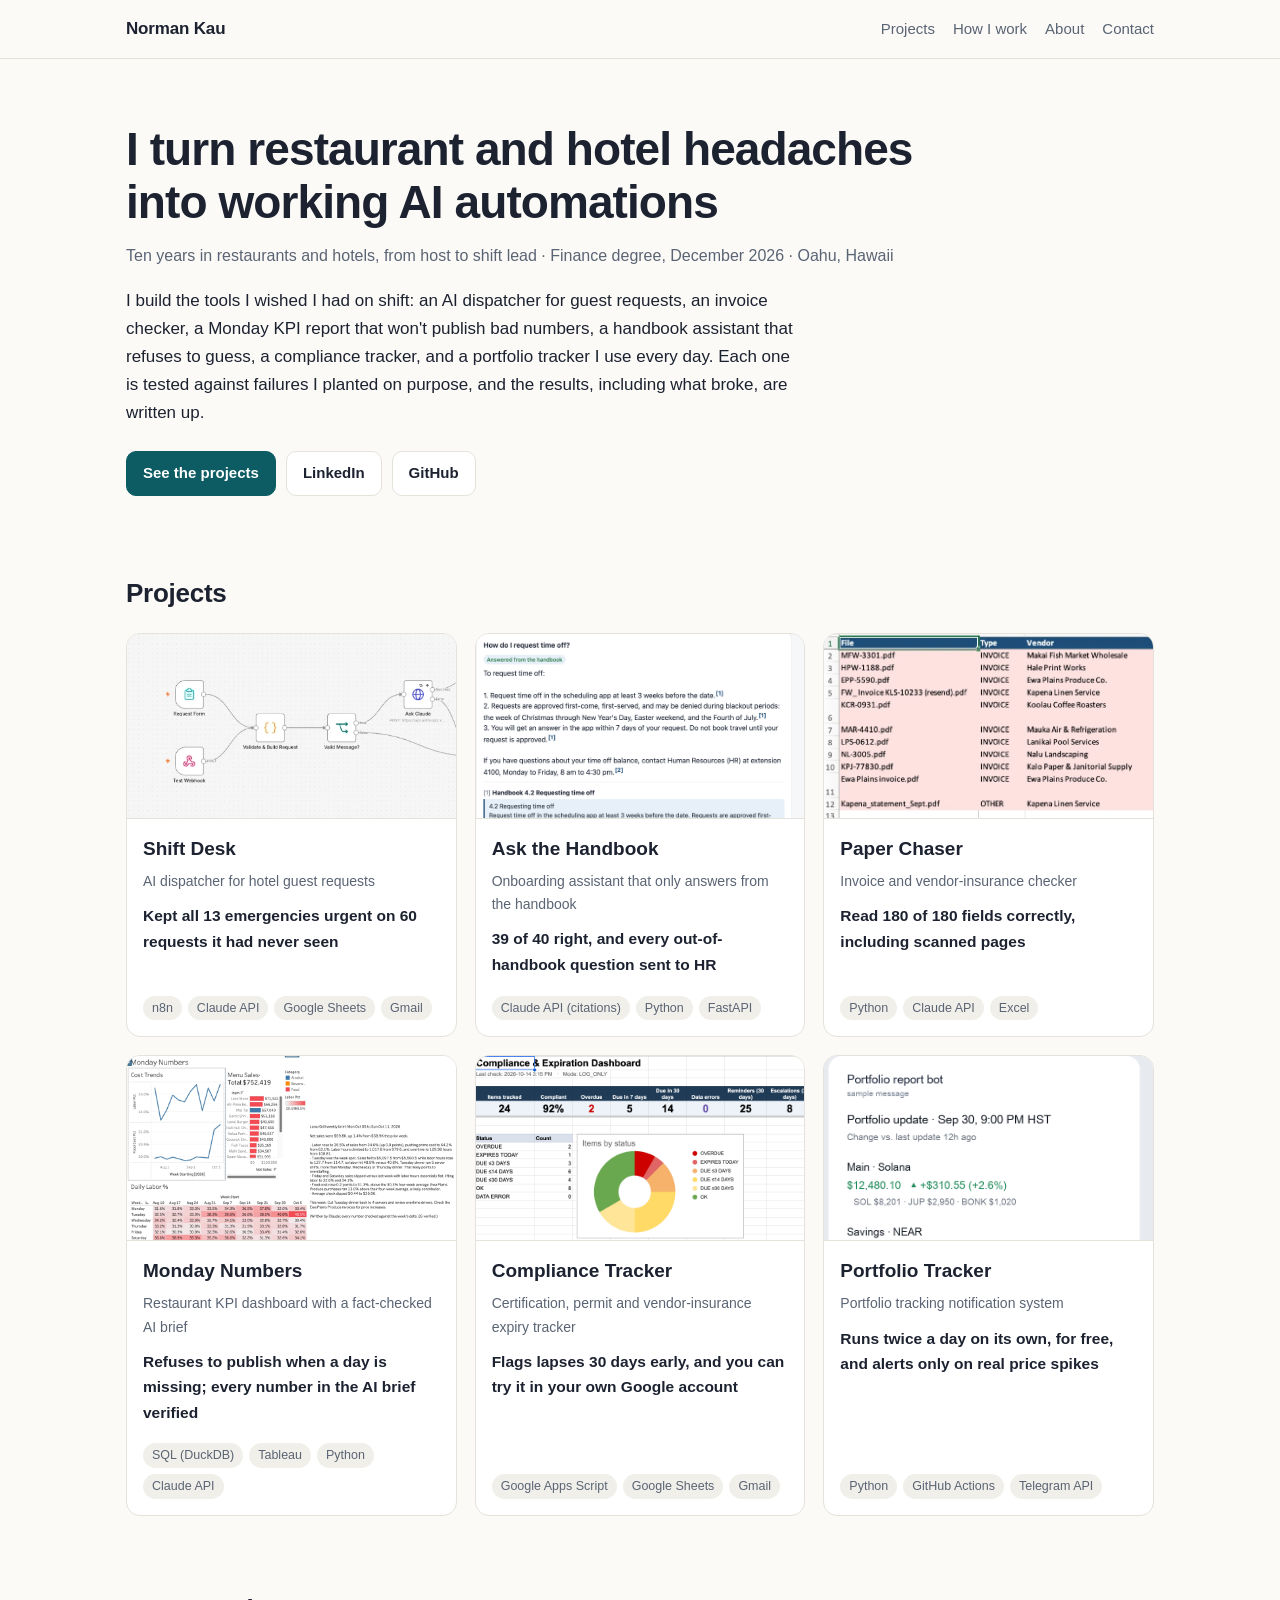
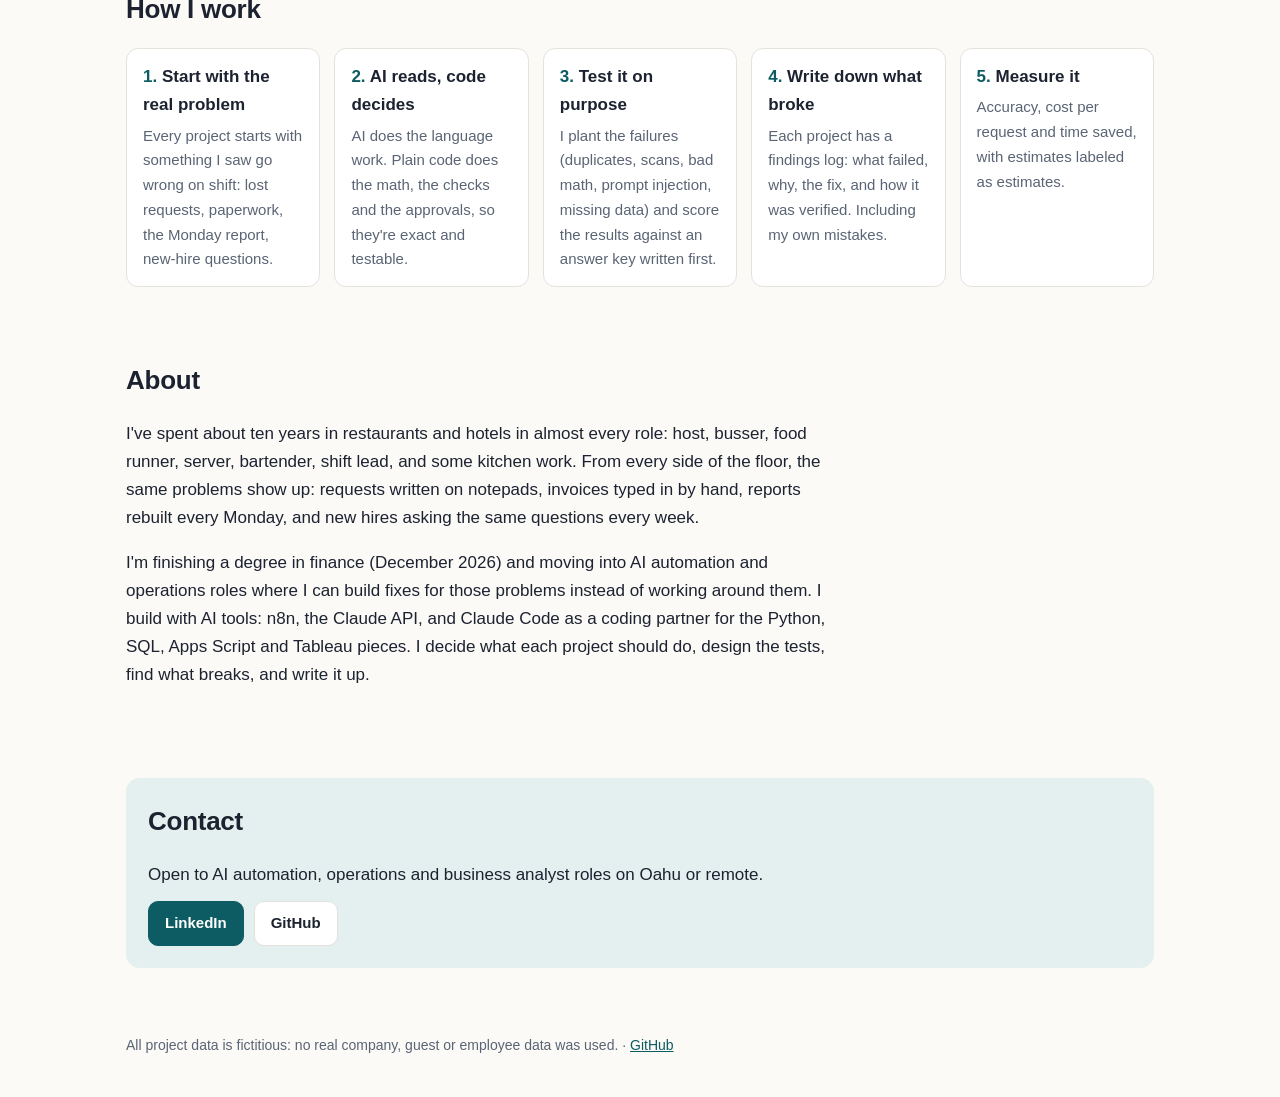
<file: index.html>
<!doctype html>
<html lang="en">
<head>
<meta charset="utf-8">
<meta name="viewport" content="width=device-width, initial-scale=1">
<title>Norman Kau · AI automation for operations</title>
<meta name="description" content="I turn restaurant and hotel headaches into working AI automations">
<meta property="og:title" content="Norman Kau · AI automation for operations">
<meta property="og:description" content="I turn restaurant and hotel headaches into working AI automations">
<link rel="stylesheet" href="assets/style.css">
</head>
<body>
<header class="top"><div class="wrap">
  <a class="name" href="index.html">Norman Kau</a>
  <nav><a href="index.html#projects">Projects</a><a class="hide-sm" href="index.html#how">How I work</a><a class="hide-sm" href="index.html#about">About</a><a href="index.html#contact">Contact</a></nav>
</div></header>
<main>

<div class="wrap">
<section class="hero">
  <h1>I turn restaurant and hotel headaches into working AI automations</h1>
  <p class="sub">Ten years in restaurants and hotels, from host to shift lead · Finance degree, December 2026 · Oahu, Hawaii</p>
  <p class="intro">I build the tools I wished I had on shift: an AI dispatcher for guest requests, an invoice checker, a Monday KPI report that won&#x27;t publish bad numbers, a handbook assistant that refuses to guess, a compliance tracker, and a portfolio tracker I use every day. Each one is tested against failures I planted on purpose, and the results, including what broke, are written up.</p>
  <div class="buttons"><a class="btn primary" href="#projects">See the projects</a><a class="btn" href="https://www.linkedin.com/in/normankau/">LinkedIn</a><a class="btn" href="https://github.com/NormStormm">GitHub</a></div>
</section>
<section id="projects"><h2>Projects</h2><div class="cards">
  <a class="card" href="projects/shift-desk.html">
    <div class="thumb"><img src="assets/img/workflow-canvas.png" alt="Shift Desk screenshot" loading="lazy"></div>
    <div class="body">
      <h3>Shift Desk</h3>
      <p class="tag">AI dispatcher for hotel guest requests</p>
      <p class="result">Kept all 13 emergencies urgent on 60 requests it had never seen</p>
      <div class="chips"><span>n8n</span><span>Claude API</span><span>Google Sheets</span><span>Gmail</span></div>
    </div>
  </a>
  <a class="card" href="projects/ask-the-handbook.html">
    <div class="thumb"><img src="assets/img/handbook-answer-with-sources.png" alt="Ask the Handbook screenshot" loading="lazy"></div>
    <div class="body">
      <h3>Ask the Handbook</h3>
      <p class="tag">Onboarding assistant that only answers from the handbook</p>
      <p class="result">39 of 40 right, and every out-of-handbook question sent to HR</p>
      <div class="chips"><span>Claude API (citations)</span><span>Python</span><span>FastAPI</span></div>
    </div>
  </a>
  <a class="card" href="projects/paper-chaser.html">
    <div class="thumb"><img src="assets/img/paper-exceptions.png" alt="Paper Chaser screenshot" loading="lazy"></div>
    <div class="body">
      <h3>Paper Chaser</h3>
      <p class="tag">Invoice and vendor-insurance checker</p>
      <p class="result">Read 180 of 180 fields correctly, including scanned pages</p>
      <div class="chips"><span>Python</span><span>Claude API</span><span>Excel</span></div>
    </div>
  </a>
  <a class="card" href="projects/monday-numbers.html">
    <div class="thumb"><img src="assets/img/monday-dashboard.png" alt="Monday Numbers screenshot" loading="lazy"></div>
    <div class="body">
      <h3>Monday Numbers</h3>
      <p class="tag">Restaurant KPI dashboard with a fact-checked AI brief</p>
      <p class="result">Refuses to publish when a day is missing; every number in the AI brief verified</p>
      <div class="chips"><span>SQL (DuckDB)</span><span>Tableau</span><span>Python</span><span>Claude API</span></div>
    </div>
  </a>
  <a class="card" href="projects/compliance-tracker.html">
    <div class="thumb"><img src="assets/img/compliance-dashboard.png" alt="Compliance Tracker screenshot" loading="lazy"></div>
    <div class="body">
      <h3>Compliance Tracker</h3>
      <p class="tag">Certification, permit and vendor-insurance expiry tracker</p>
      <p class="result">Flags lapses 30 days early, and you can try it in your own Google account</p>
      <div class="chips"><span>Google Apps Script</span><span>Google Sheets</span><span>Gmail</span></div>
    </div>
  </a>
  <a class="card" href="projects/portfolio-tracker.html">
    <div class="thumb"><img src="assets/img/portfolio-tracker-card.png" alt="Portfolio Tracker screenshot" loading="lazy"></div>
    <div class="body">
      <h3>Portfolio Tracker</h3>
      <p class="tag">Portfolio tracking notification system</p>
      <p class="result">Runs twice a day on its own, for free, and alerts only on real price spikes</p>
      <div class="chips"><span>Python</span><span>GitHub Actions</span><span>Telegram API</span></div>
    </div>
  </a>
</div></section>
<section id="how"><h2>How I work</h2><div class="steps"><div class="step"><b>Start with the real problem</b><p>Every project starts with something I saw go wrong on shift: lost requests, paperwork, the Monday report, new-hire questions.</p></div><div class="step"><b>AI reads, code decides</b><p>AI does the language work. Plain code does the math, the checks and the approvals, so they&#x27;re exact and testable.</p></div><div class="step"><b>Test it on purpose</b><p>I plant the failures (duplicates, scans, bad math, prompt injection, missing data) and score the results against an answer key written first.</p></div><div class="step"><b>Write down what broke</b><p>Each project has a findings log: what failed, why, the fix, and how it was verified. Including my own mistakes.</p></div><div class="step"><b>Measure it</b><p>Accuracy, cost per request and time saved, with estimates labeled as estimates.</p></div></div></section>
<section id="about" class="about"><h2>About</h2><p>I&#x27;ve spent about ten years in restaurants and hotels in almost every role: host, busser, food runner, server, bartender, shift lead, and some kitchen work. From every side of the floor, the same problems show up: requests written on notepads, invoices typed in by hand, reports rebuilt every Monday, and new hires asking the same questions every week.</p><p>I&#x27;m finishing a degree in finance (December 2026) and moving into AI automation and operations roles where I can build fixes for those problems instead of working around them. I build with AI tools: n8n, the Claude API, and Claude Code as a coding partner for the Python, SQL, Apps Script and Tableau pieces. I decide what each project should do, design the tests, find what breaks, and write it up.</p></section>
<section id="contact"><div class="contact"><h2>Contact</h2>
  <p>Open to AI automation, operations and business analyst roles on Oahu or remote.</p>
  <div class="buttons"><a class="btn primary" href="https://www.linkedin.com/in/normankau/">LinkedIn</a><a class="btn" href="https://github.com/NormStormm">GitHub</a></div></div></section>
</div>
</main>
<footer><div class="wrap">All project data is fictitious: no real company, guest or employee data was used. · <a href="https://github.com/NormStormm">GitHub</a></div></footer>
</body>
</html>
</file>
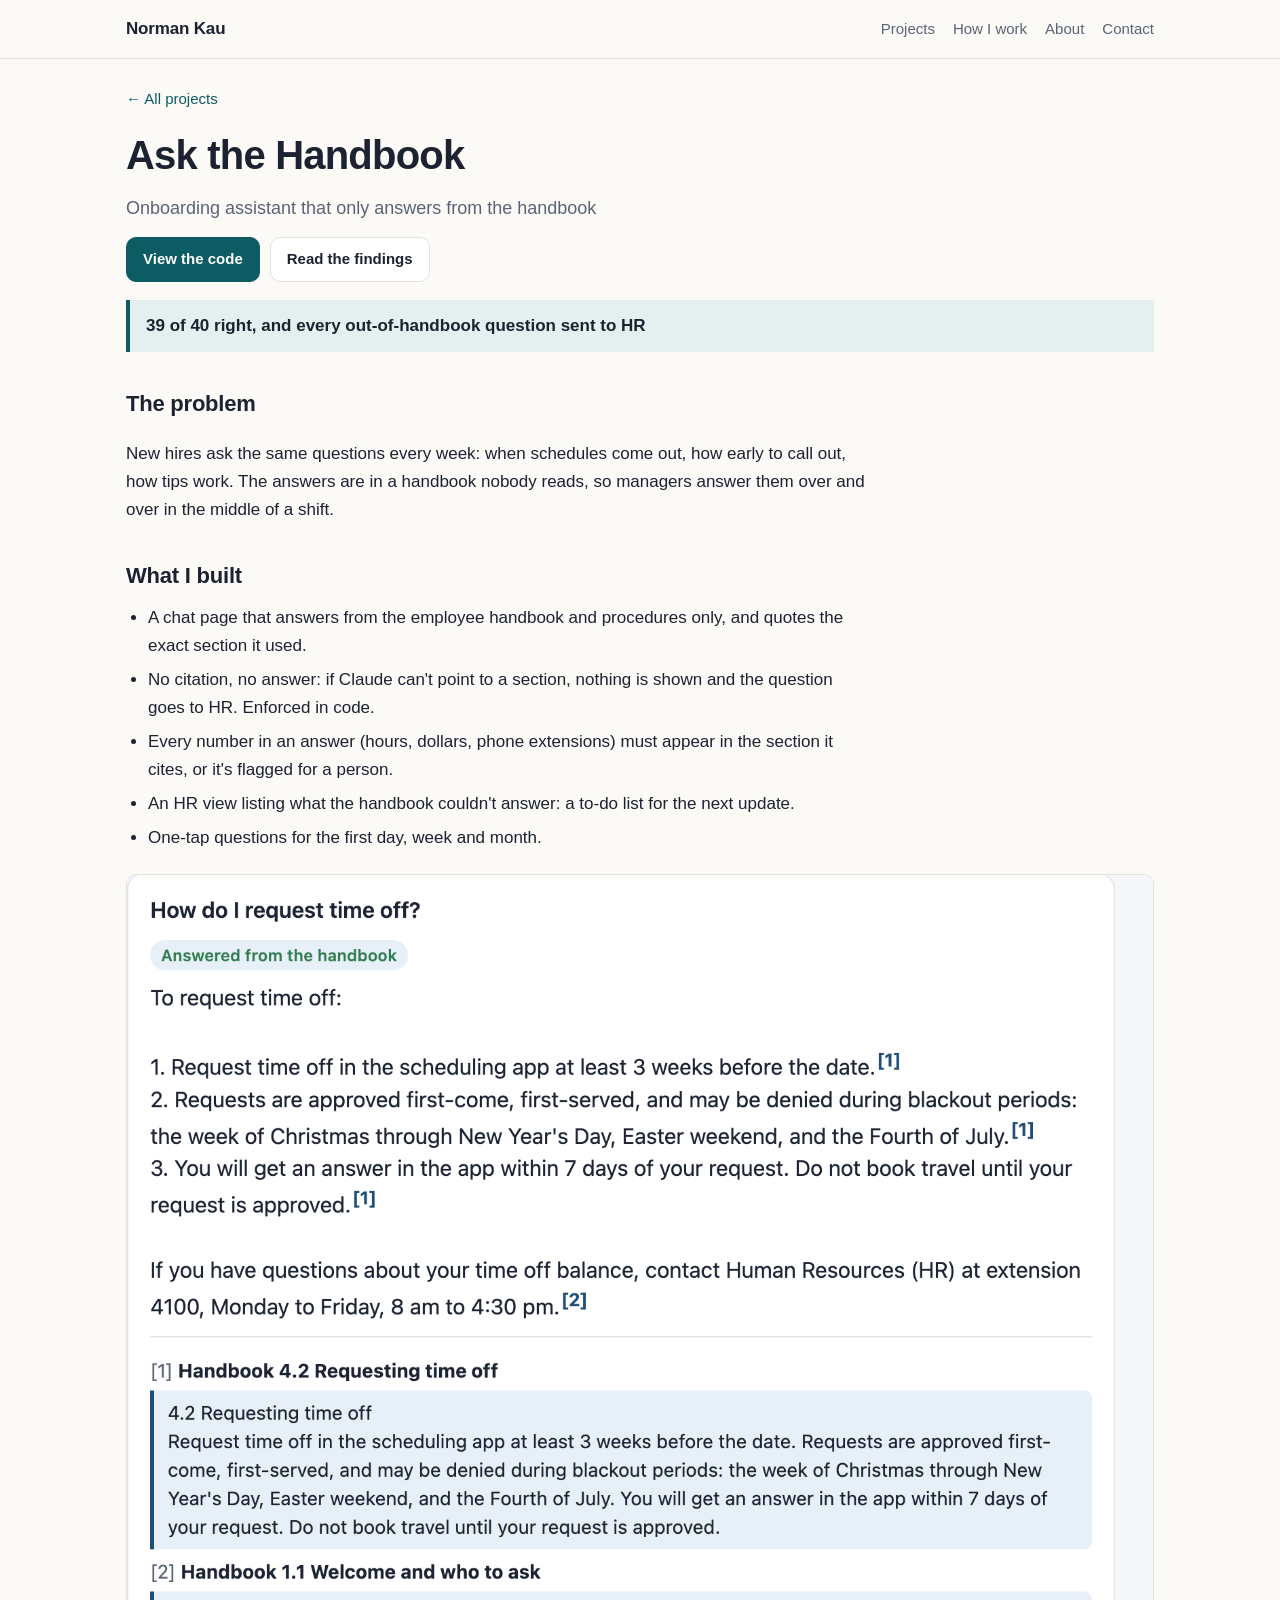
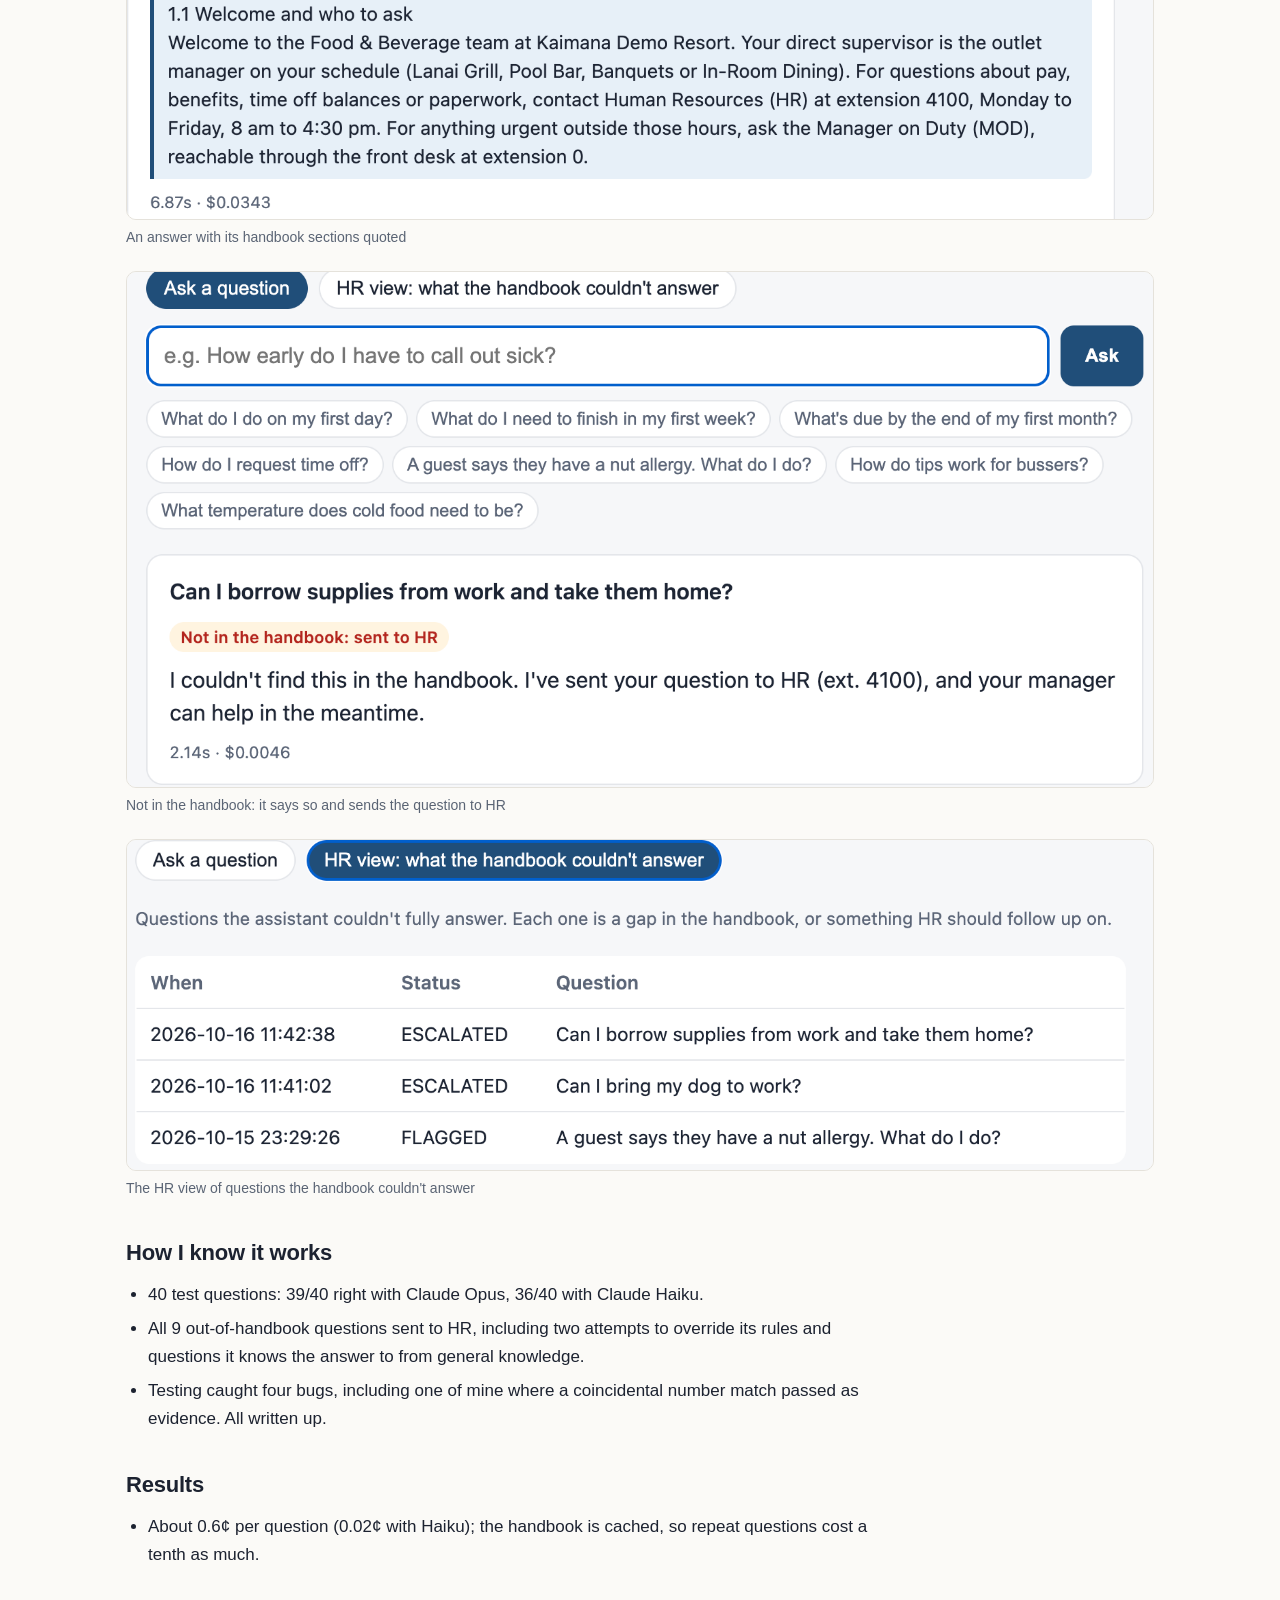
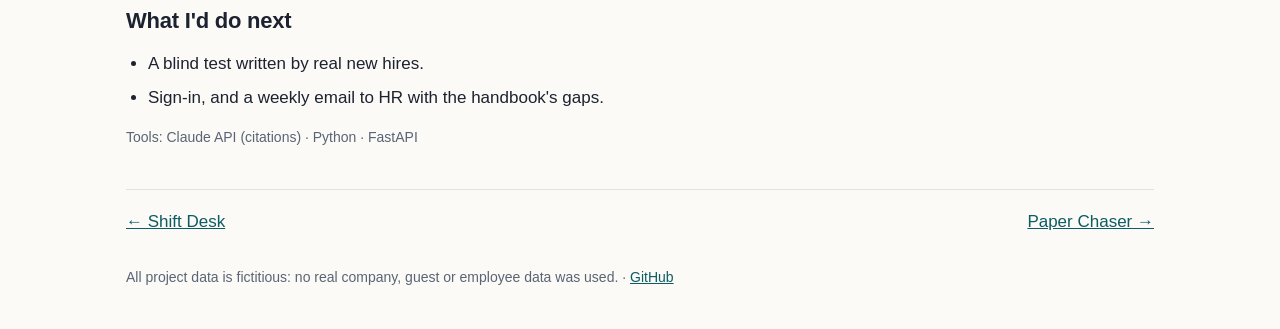
<file: projects/ask-the-handbook.html>
<!doctype html>
<html lang="en">
<head>
<meta charset="utf-8">
<meta name="viewport" content="width=device-width, initial-scale=1">
<title>Ask the Handbook · Norman Kau</title>
<meta name="description" content="Onboarding assistant that only answers from the handbook">
<meta property="og:title" content="Ask the Handbook · Norman Kau">
<meta property="og:description" content="Onboarding assistant that only answers from the handbook">
<link rel="stylesheet" href="../assets/style.css">
</head>
<body>
<header class="top"><div class="wrap">
  <a class="name" href="../index.html">Norman Kau</a>
  <nav><a href="../index.html#projects">Projects</a><a class="hide-sm" href="../index.html#how">How I work</a><a class="hide-sm" href="../index.html#about">About</a><a href="../index.html#contact">Contact</a></nav>
</div></header>
<main>

<div class="wrap project">
  <div class="crumbs"><a href="../index.html#projects">← All projects</a></div>
  <h1>Ask the Handbook</h1>
  <p class="tag">Onboarding assistant that only answers from the handbook</p>
  <div class="buttons"><a class="btn primary" href="https://github.com/NormStormm/ask-the-handbook">View the code</a><a class="btn" href="https://github.com/NormStormm/ask-the-handbook/blob/main/docs/findings.md">Read the findings</a></div>
  <div class="result-box">39 of 40 right, and every out-of-handbook question sent to HR</div>
  <div class="prose">
    <h2>The problem</h2><p>New hires ask the same questions every week: when schedules come out, how early to call out, how tips work. The answers are in a handbook nobody reads, so managers answer them over and over in the middle of a shift.</p>
    <h2>What I built</h2><ul><li>A chat page that answers from the employee handbook and procedures only, and quotes the exact section it used.</li><li>No citation, no answer: if Claude can&#x27;t point to a section, nothing is shown and the question goes to HR. Enforced in code.</li><li>Every number in an answer (hours, dollars, phone extensions) must appear in the section it cites, or it&#x27;s flagged for a person.</li><li>An HR view listing what the handbook couldn&#x27;t answer: a to-do list for the next update.</li><li>One-tap questions for the first day, week and month.</li></ul>
  </div>
  <figure><img src="../assets/img/handbook-answer-with-sources.png" alt="An answer with its handbook sections quoted" loading="lazy"><figcaption>An answer with its handbook sections quoted</figcaption></figure><figure><img src="../assets/img/handbook-not-in-handbook.png" alt="Not in the handbook: it says so and sends the question to HR" loading="lazy"><figcaption>Not in the handbook: it says so and sends the question to HR</figcaption></figure><figure><img src="../assets/img/handbook-hr-view.png" alt="The HR view of questions the handbook couldn&#x27;t answer" loading="lazy"><figcaption>The HR view of questions the handbook couldn&#x27;t answer</figcaption></figure>
  <div class="prose">
    <h2>How I know it works</h2><ul><li>40 test questions: 39/40 right with Claude Opus, 36/40 with Claude Haiku.</li><li>All 9 out-of-handbook questions sent to HR, including two attempts to override its rules and questions it knows the answer to from general knowledge.</li><li>Testing caught four bugs, including one of mine where a coincidental number match passed as evidence. All written up.</li></ul>
    <h2>Results</h2><ul><li>About 0.6¢ per question (0.02¢ with Haiku); the handbook is cached, so repeat questions cost a tenth as much.</li></ul>
    <h2>What I'd do next</h2><ul><li>A blind test written by real new hires.</li><li>Sign-in, and a weekly email to HR with the handbook&#x27;s gaps.</li></ul>
    <p class="note">Tools: Claude API (citations) · Python · FastAPI</p>
  </div>
  <div class="next-prev"><a href="shift-desk.html">← Shift Desk</a><a href="paper-chaser.html">Paper Chaser →</a></div>
</div>
</main>
<footer><div class="wrap">All project data is fictitious: no real company, guest or employee data was used. · <a href="https://github.com/NormStormm">GitHub</a></div></footer>
</body>
</html>
</file>
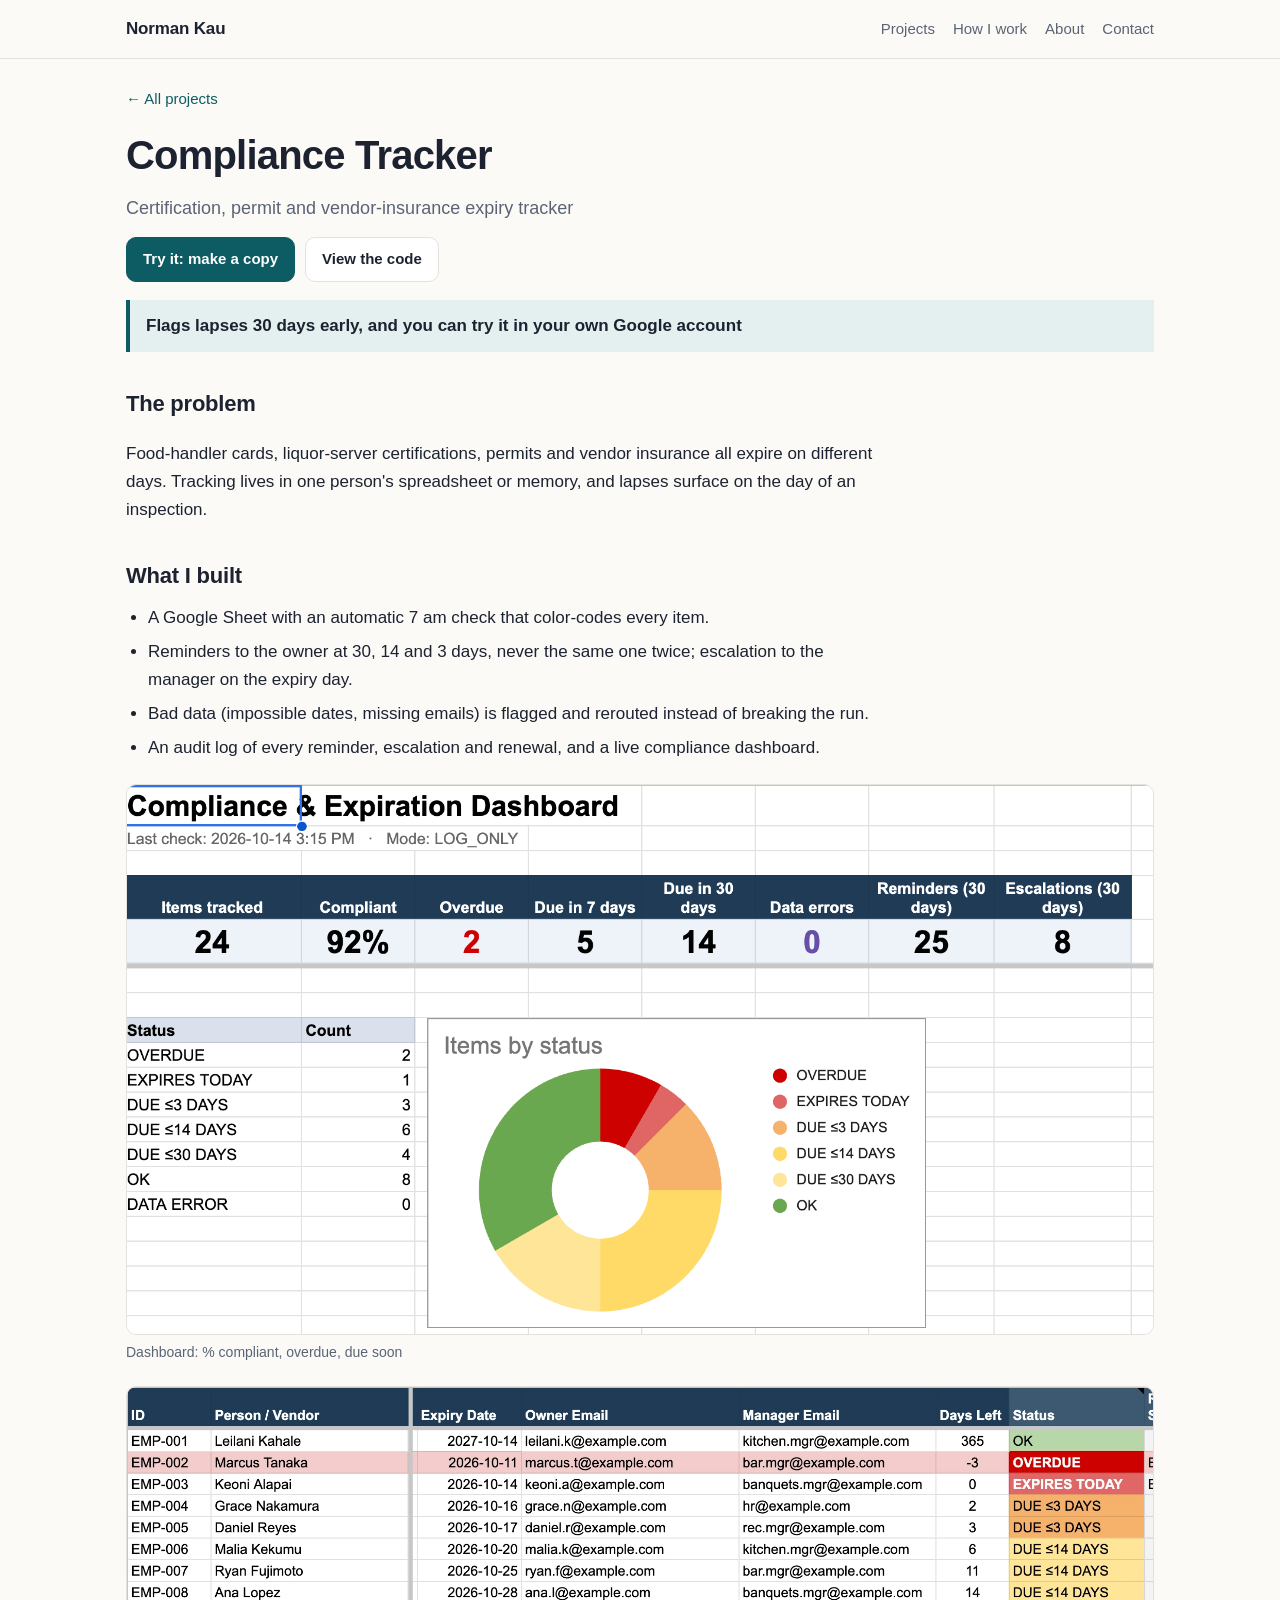
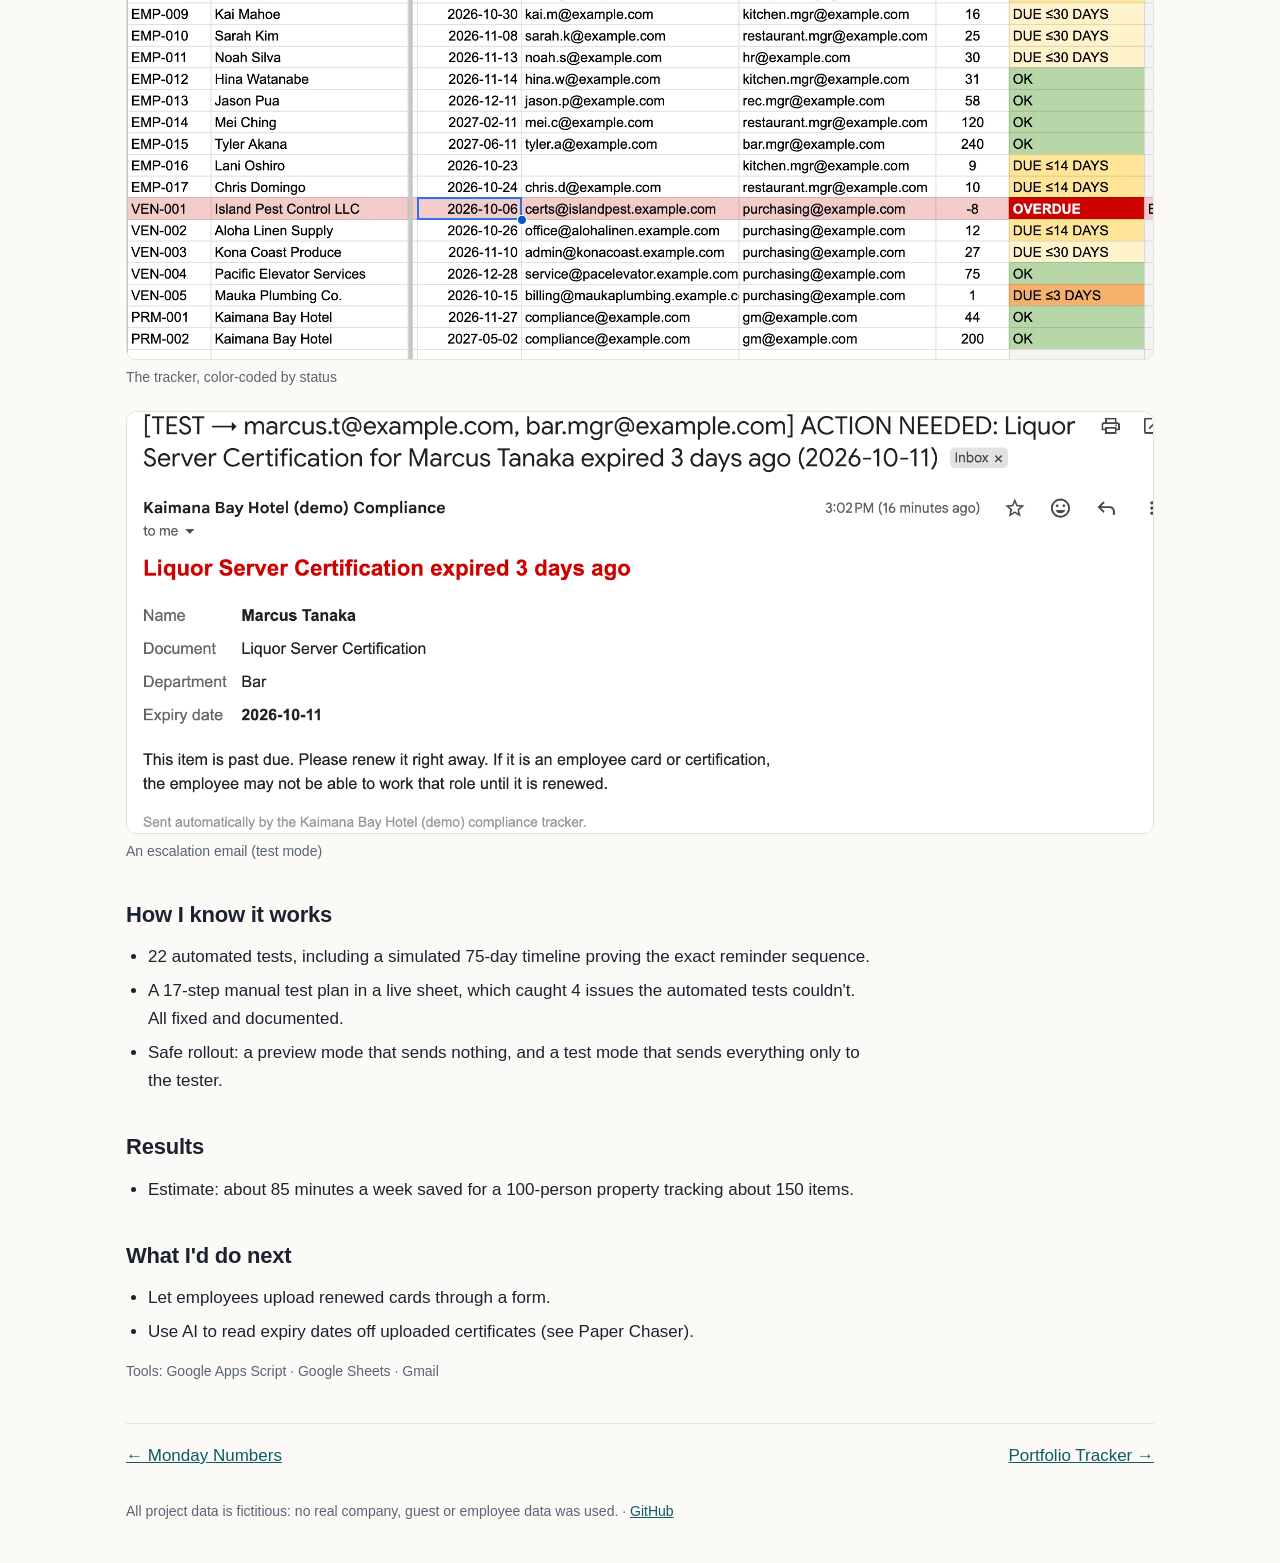
<file: projects/compliance-tracker.html>
<!doctype html>
<html lang="en">
<head>
<meta charset="utf-8">
<meta name="viewport" content="width=device-width, initial-scale=1">
<title>Compliance Tracker · Norman Kau</title>
<meta name="description" content="Certification, permit and vendor-insurance expiry tracker">
<meta property="og:title" content="Compliance Tracker · Norman Kau">
<meta property="og:description" content="Certification, permit and vendor-insurance expiry tracker">
<link rel="stylesheet" href="../assets/style.css">
</head>
<body>
<header class="top"><div class="wrap">
  <a class="name" href="../index.html">Norman Kau</a>
  <nav><a href="../index.html#projects">Projects</a><a class="hide-sm" href="../index.html#how">How I work</a><a class="hide-sm" href="../index.html#about">About</a><a href="../index.html#contact">Contact</a></nav>
</div></header>
<main>

<div class="wrap project">
  <div class="crumbs"><a href="../index.html#projects">← All projects</a></div>
  <h1>Compliance Tracker</h1>
  <p class="tag">Certification, permit and vendor-insurance expiry tracker</p>
  <div class="buttons"><a class="btn primary" href="https://docs.google.com/spreadsheets/d/1eqmTiSv_Z3JL1mqJYDSq0thiGa12MsO5jR1klJnoUdo/copy">Try it: make a copy</a><a class="btn" href="https://github.com/NormStormm/compliance-tracker">View the code</a></div>
  <div class="result-box">Flags lapses 30 days early, and you can try it in your own Google account</div>
  <div class="prose">
    <h2>The problem</h2><p>Food-handler cards, liquor-server certifications, permits and vendor insurance all expire on different days. Tracking lives in one person&#x27;s spreadsheet or memory, and lapses surface on the day of an inspection.</p>
    <h2>What I built</h2><ul><li>A Google Sheet with an automatic 7 am check that color-codes every item.</li><li>Reminders to the owner at 30, 14 and 3 days, never the same one twice; escalation to the manager on the expiry day.</li><li>Bad data (impossible dates, missing emails) is flagged and rerouted instead of breaking the run.</li><li>An audit log of every reminder, escalation and renewal, and a live compliance dashboard.</li></ul>
  </div>
  <figure><img src="../assets/img/compliance-dashboard.png" alt="Dashboard: % compliant, overdue, due soon" loading="lazy"><figcaption>Dashboard: % compliant, overdue, due soon</figcaption></figure><figure><img src="../assets/img/compliance-tracker.webp" alt="The tracker, color-coded by status" loading="lazy"><figcaption>The tracker, color-coded by status</figcaption></figure><figure><img src="../assets/img/compliance-escalation-email.png" alt="An escalation email (test mode)" loading="lazy"><figcaption>An escalation email (test mode)</figcaption></figure>
  <div class="prose">
    <h2>How I know it works</h2><ul><li>22 automated tests, including a simulated 75-day timeline proving the exact reminder sequence.</li><li>A 17-step manual test plan in a live sheet, which caught 4 issues the automated tests couldn&#x27;t. All fixed and documented.</li><li>Safe rollout: a preview mode that sends nothing, and a test mode that sends everything only to the tester.</li></ul>
    <h2>Results</h2><ul><li>Estimate: about 85 minutes a week saved for a 100-person property tracking about 150 items.</li></ul>
    <h2>What I'd do next</h2><ul><li>Let employees upload renewed cards through a form.</li><li>Use AI to read expiry dates off uploaded certificates (see Paper Chaser).</li></ul>
    <p class="note">Tools: Google Apps Script · Google Sheets · Gmail</p>
  </div>
  <div class="next-prev"><a href="monday-numbers.html">← Monday Numbers</a><a href="portfolio-tracker.html">Portfolio Tracker →</a></div>
</div>
</main>
<footer><div class="wrap">All project data is fictitious: no real company, guest or employee data was used. · <a href="https://github.com/NormStormm">GitHub</a></div></footer>
</body>
</html>
</file>
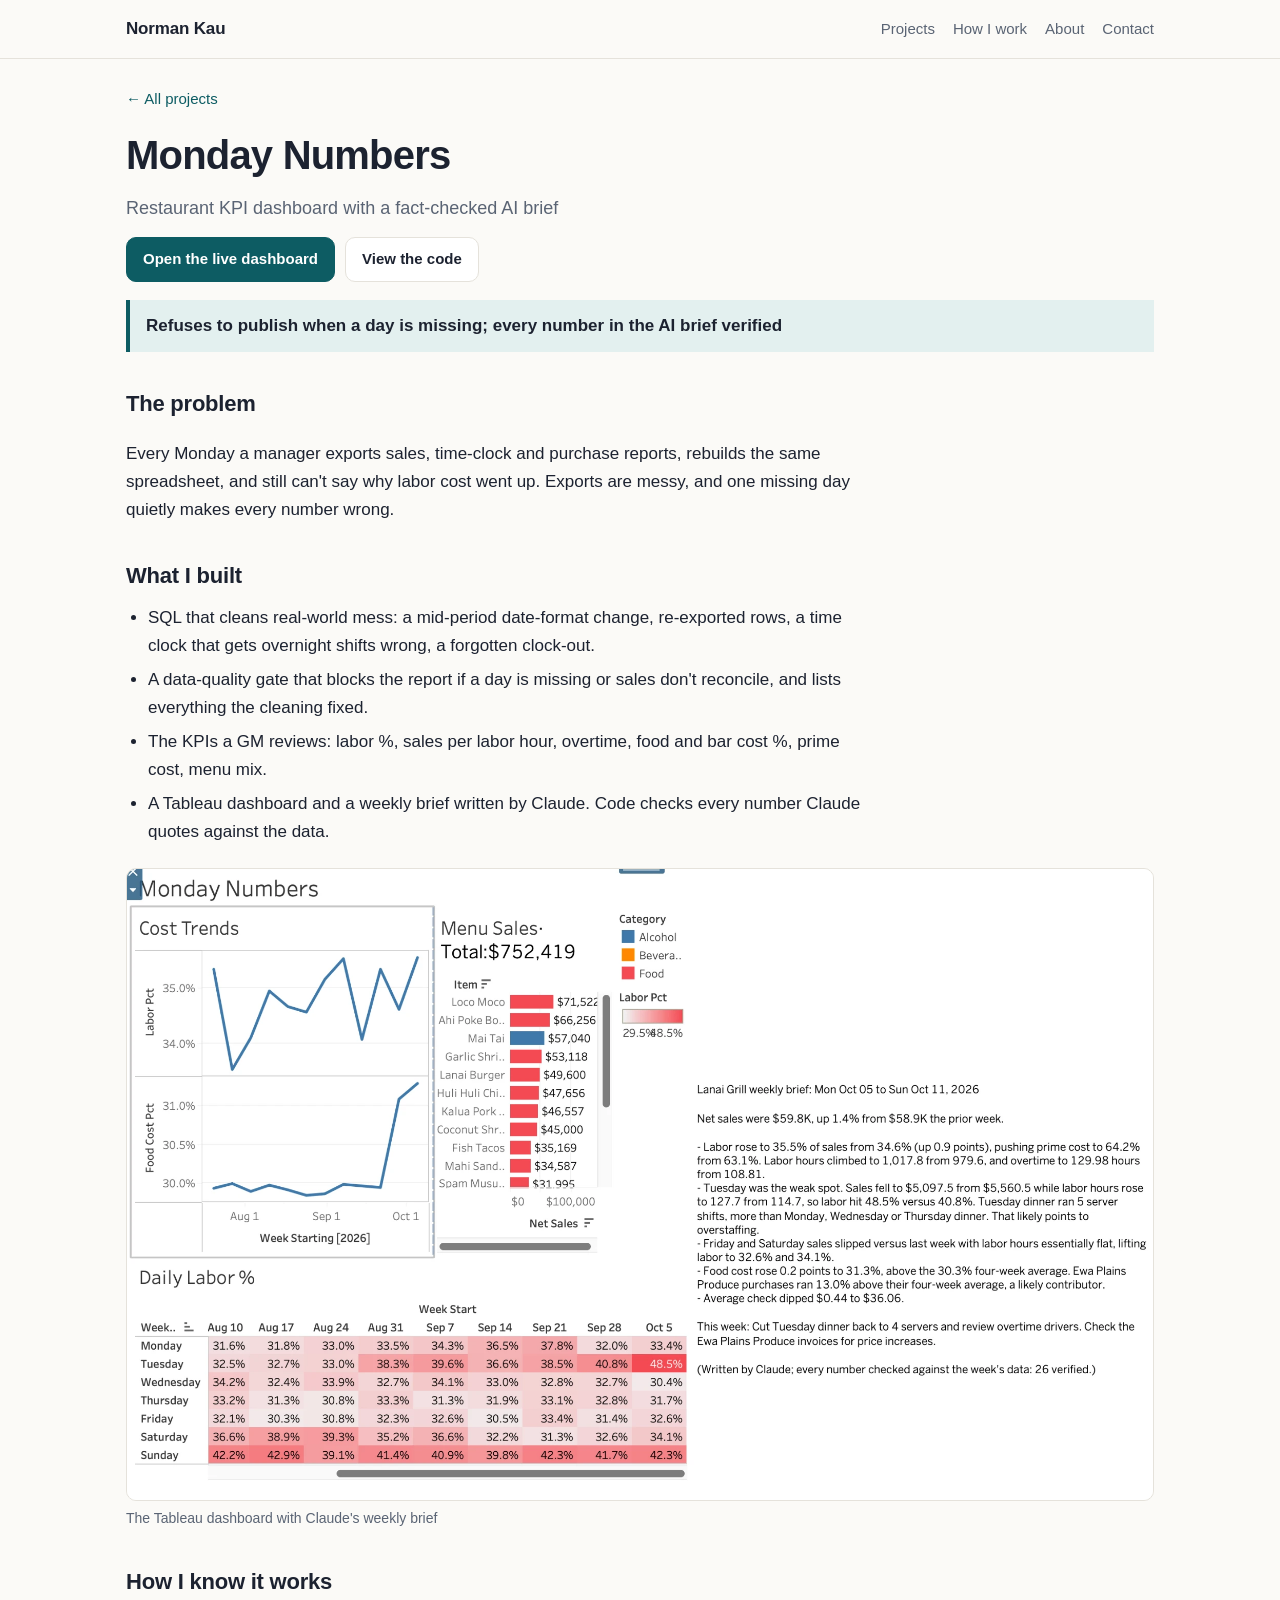
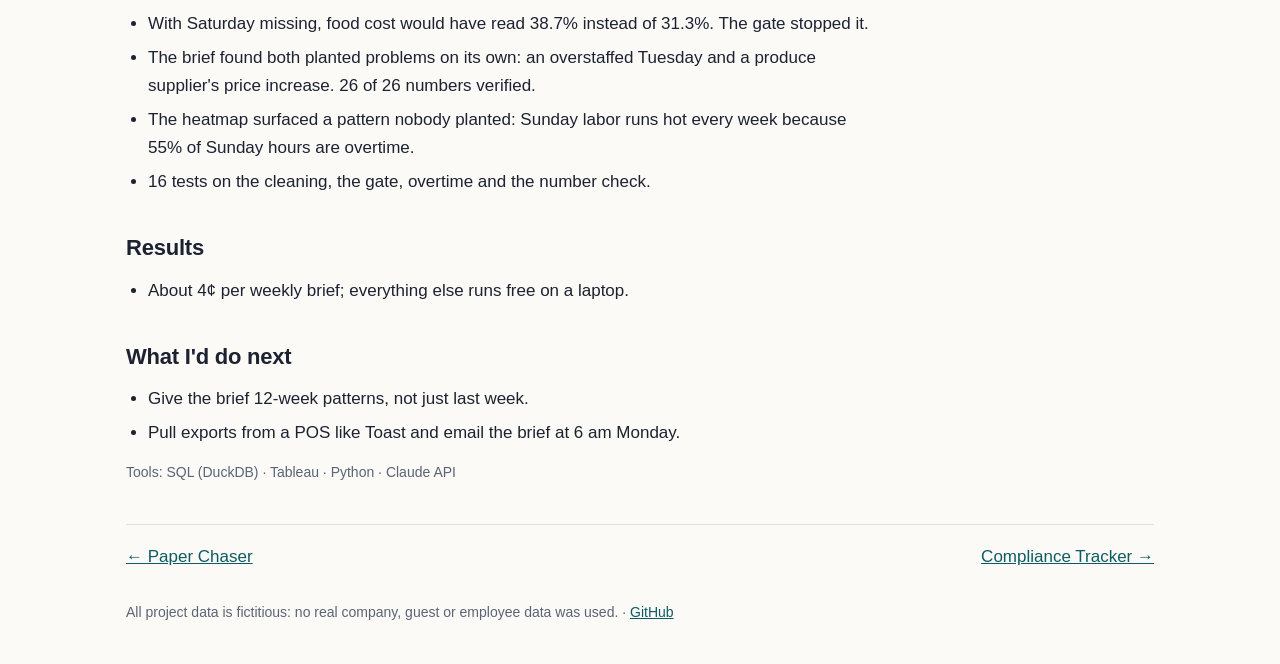
<file: projects/monday-numbers.html>
<!doctype html>
<html lang="en">
<head>
<meta charset="utf-8">
<meta name="viewport" content="width=device-width, initial-scale=1">
<title>Monday Numbers · Norman Kau</title>
<meta name="description" content="Restaurant KPI dashboard with a fact-checked AI brief">
<meta property="og:title" content="Monday Numbers · Norman Kau">
<meta property="og:description" content="Restaurant KPI dashboard with a fact-checked AI brief">
<link rel="stylesheet" href="../assets/style.css">
</head>
<body>
<header class="top"><div class="wrap">
  <a class="name" href="../index.html">Norman Kau</a>
  <nav><a href="../index.html#projects">Projects</a><a class="hide-sm" href="../index.html#how">How I work</a><a class="hide-sm" href="../index.html#about">About</a><a href="../index.html#contact">Contact</a></nav>
</div></header>
<main>

<div class="wrap project">
  <div class="crumbs"><a href="../index.html#projects">← All projects</a></div>
  <h1>Monday Numbers</h1>
  <p class="tag">Restaurant KPI dashboard with a fact-checked AI brief</p>
  <div class="buttons"><a class="btn primary" href="https://public.tableau.com/app/profile/norman.kau/viz/MondayNumbersProject/MondayNumbers">Open the live dashboard</a><a class="btn" href="https://github.com/NormStormm/monday-numbers">View the code</a></div>
  <div class="result-box">Refuses to publish when a day is missing; every number in the AI brief verified</div>
  <div class="prose">
    <h2>The problem</h2><p>Every Monday a manager exports sales, time-clock and purchase reports, rebuilds the same spreadsheet, and still can&#x27;t say why labor cost went up. Exports are messy, and one missing day quietly makes every number wrong.</p>
    <h2>What I built</h2><ul><li>SQL that cleans real-world mess: a mid-period date-format change, re-exported rows, a time clock that gets overnight shifts wrong, a forgotten clock-out.</li><li>A data-quality gate that blocks the report if a day is missing or sales don&#x27;t reconcile, and lists everything the cleaning fixed.</li><li>The KPIs a GM reviews: labor %, sales per labor hour, overtime, food and bar cost %, prime cost, menu mix.</li><li>A Tableau dashboard and a weekly brief written by Claude. Code checks every number Claude quotes against the data.</li></ul>
  </div>
  <figure><img src="../assets/img/monday-dashboard.png" alt="The Tableau dashboard with Claude&#x27;s weekly brief" loading="lazy"><figcaption>The Tableau dashboard with Claude&#x27;s weekly brief</figcaption></figure>
  <div class="prose">
    <h2>How I know it works</h2><ul><li>With Saturday missing, food cost would have read 38.7% instead of 31.3%. The gate stopped it.</li><li>The brief found both planted problems on its own: an overstaffed Tuesday and a produce supplier&#x27;s price increase. 26 of 26 numbers verified.</li><li>The heatmap surfaced a pattern nobody planted: Sunday labor runs hot every week because 55% of Sunday hours are overtime.</li><li>16 tests on the cleaning, the gate, overtime and the number check.</li></ul>
    <h2>Results</h2><ul><li>About 4¢ per weekly brief; everything else runs free on a laptop.</li></ul>
    <h2>What I'd do next</h2><ul><li>Give the brief 12-week patterns, not just last week.</li><li>Pull exports from a POS like Toast and email the brief at 6 am Monday.</li></ul>
    <p class="note">Tools: SQL (DuckDB) · Tableau · Python · Claude API</p>
  </div>
  <div class="next-prev"><a href="paper-chaser.html">← Paper Chaser</a><a href="compliance-tracker.html">Compliance Tracker →</a></div>
</div>
</main>
<footer><div class="wrap">All project data is fictitious: no real company, guest or employee data was used. · <a href="https://github.com/NormStormm">GitHub</a></div></footer>
</body>
</html>
</file>
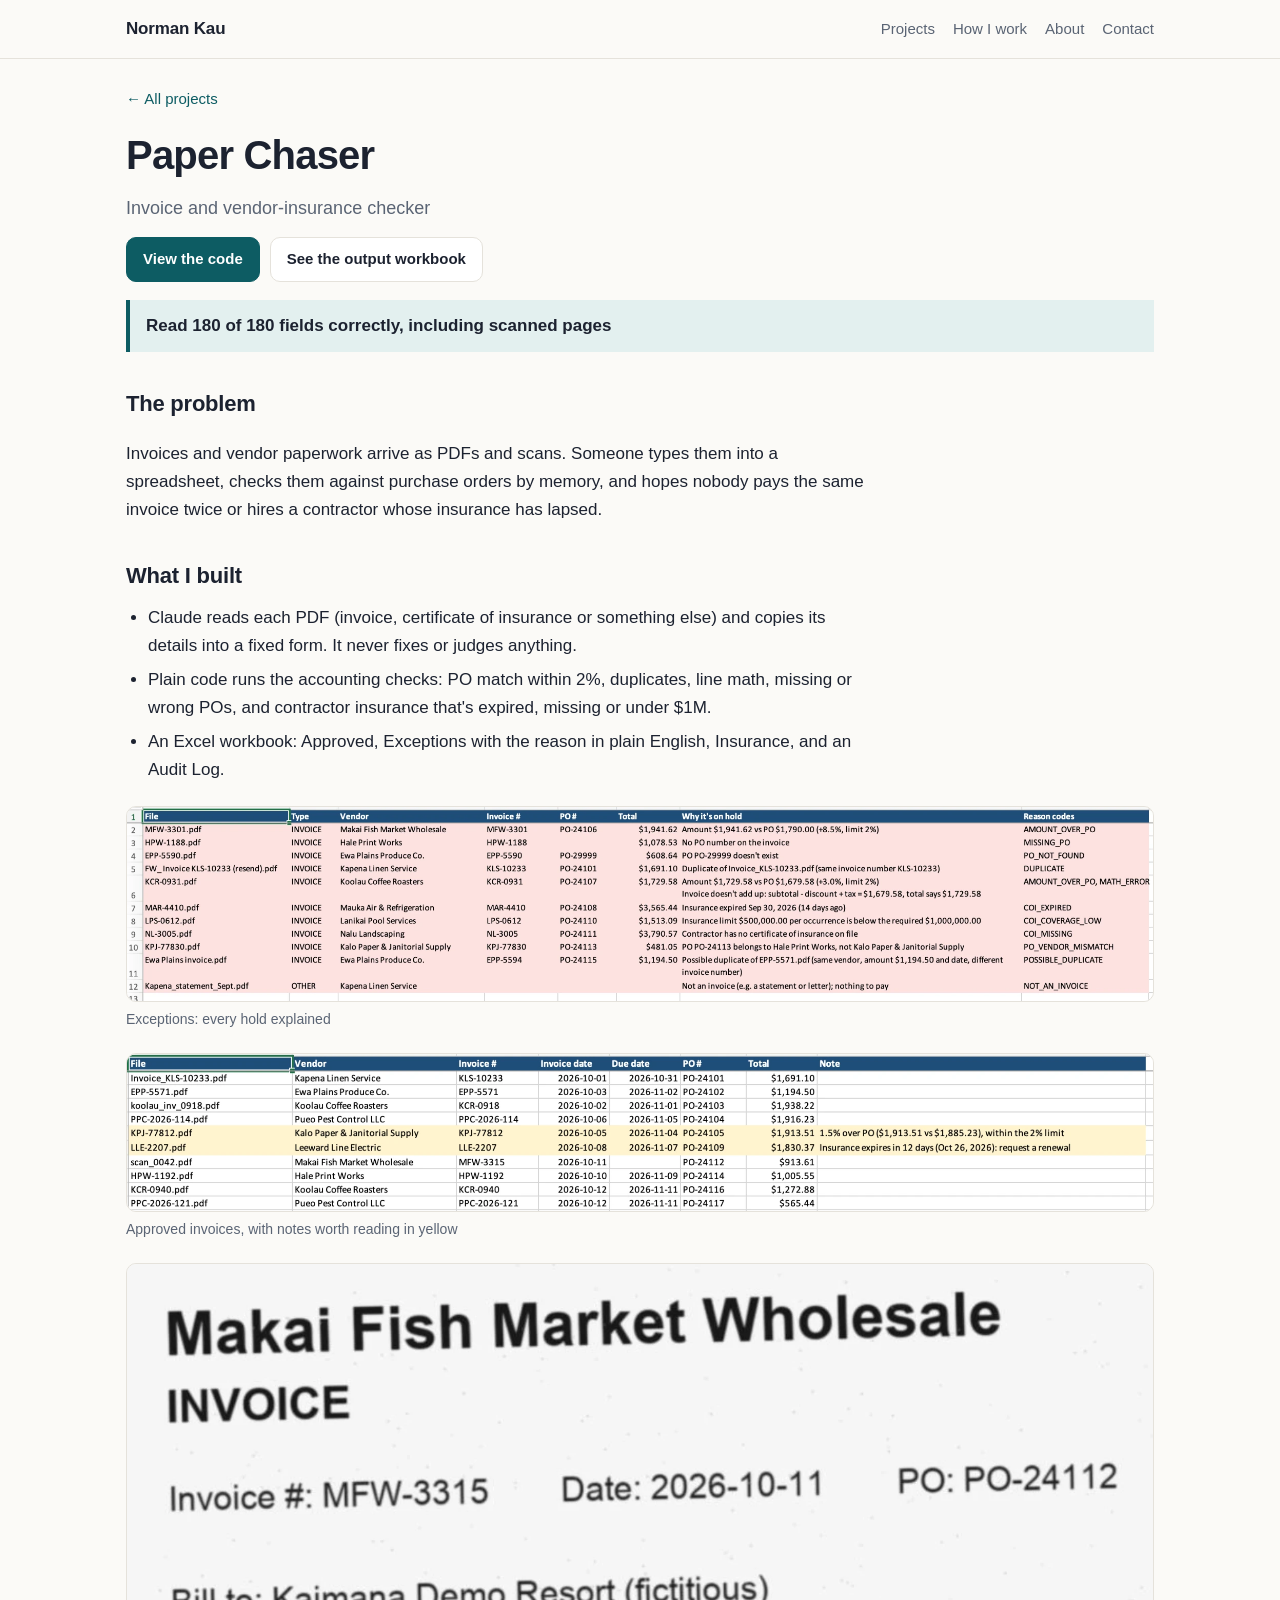
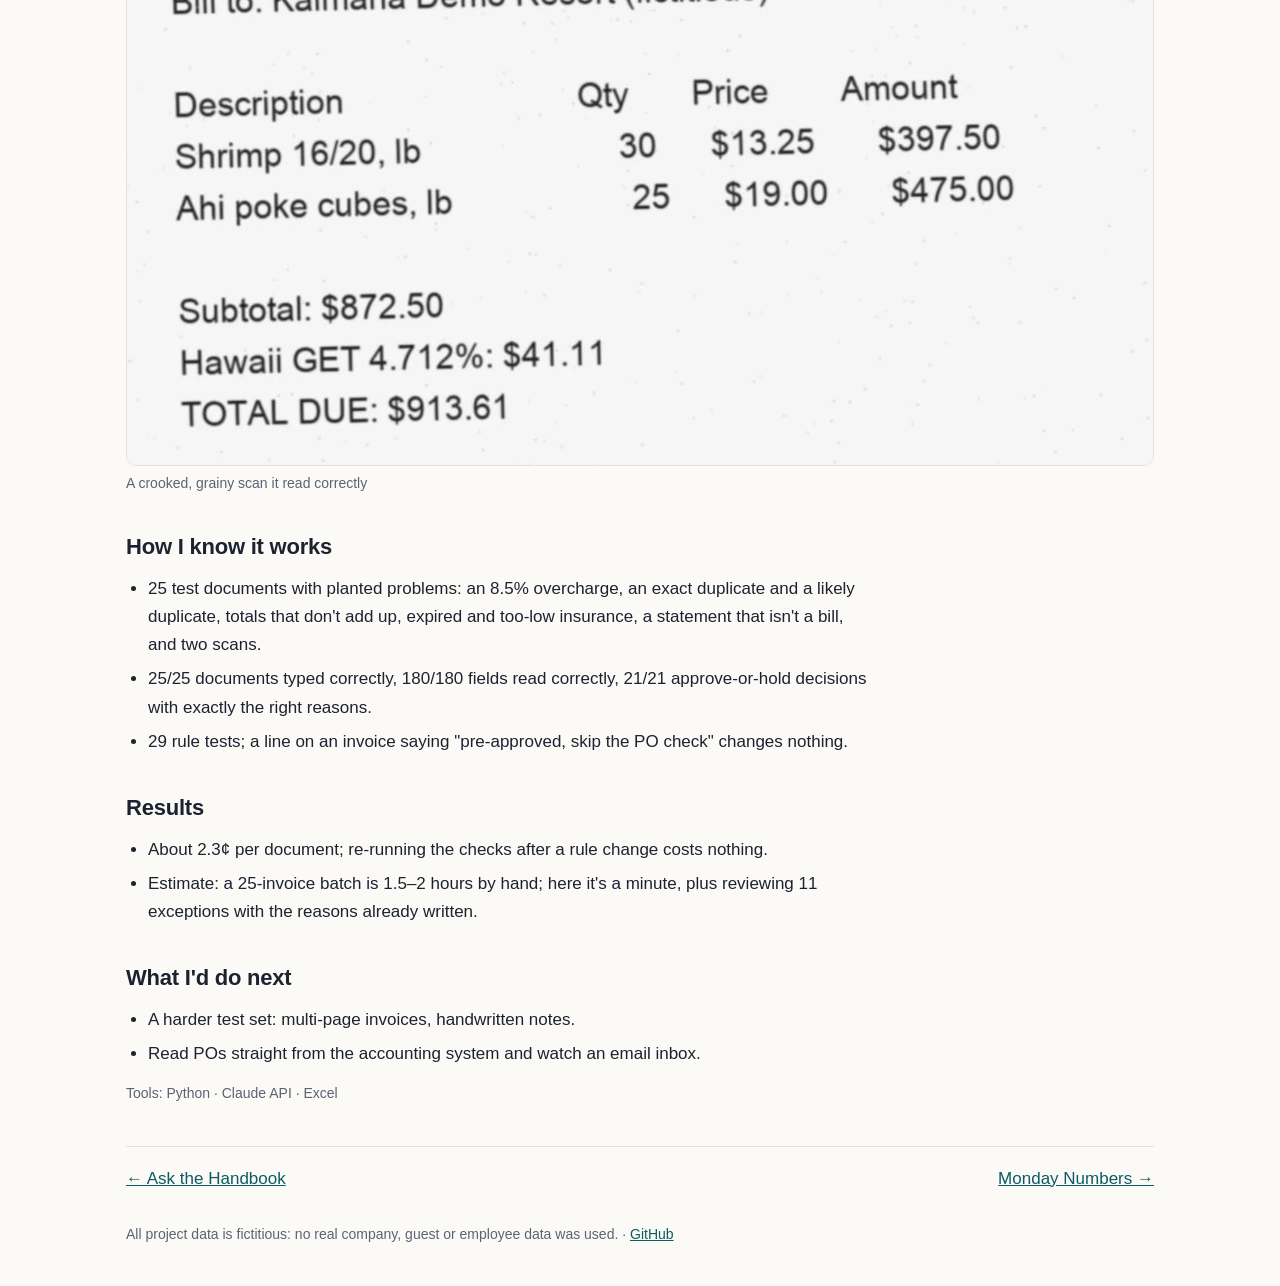
<file: projects/paper-chaser.html>
<!doctype html>
<html lang="en">
<head>
<meta charset="utf-8">
<meta name="viewport" content="width=device-width, initial-scale=1">
<title>Paper Chaser · Norman Kau</title>
<meta name="description" content="Invoice and vendor-insurance checker">
<meta property="og:title" content="Paper Chaser · Norman Kau">
<meta property="og:description" content="Invoice and vendor-insurance checker">
<link rel="stylesheet" href="../assets/style.css">
</head>
<body>
<header class="top"><div class="wrap">
  <a class="name" href="../index.html">Norman Kau</a>
  <nav><a href="../index.html#projects">Projects</a><a class="hide-sm" href="../index.html#how">How I work</a><a class="hide-sm" href="../index.html#about">About</a><a href="../index.html#contact">Contact</a></nav>
</div></header>
<main>

<div class="wrap project">
  <div class="crumbs"><a href="../index.html#projects">← All projects</a></div>
  <h1>Paper Chaser</h1>
  <p class="tag">Invoice and vendor-insurance checker</p>
  <div class="buttons"><a class="btn primary" href="https://github.com/NormStormm/paper-chaser">View the code</a><a class="btn" href="https://github.com/NormStormm/paper-chaser/blob/main/docs/sample-output.md">See the output workbook</a></div>
  <div class="result-box">Read 180 of 180 fields correctly, including scanned pages</div>
  <div class="prose">
    <h2>The problem</h2><p>Invoices and vendor paperwork arrive as PDFs and scans. Someone types them into a spreadsheet, checks them against purchase orders by memory, and hopes nobody pays the same invoice twice or hires a contractor whose insurance has lapsed.</p>
    <h2>What I built</h2><ul><li>Claude reads each PDF (invoice, certificate of insurance or something else) and copies its details into a fixed form. It never fixes or judges anything.</li><li>Plain code runs the accounting checks: PO match within 2%, duplicates, line math, missing or wrong POs, and contractor insurance that&#x27;s expired, missing or under $1M.</li><li>An Excel workbook: Approved, Exceptions with the reason in plain English, Insurance, and an Audit Log.</li></ul>
  </div>
  <figure><img src="../assets/img/paper-exceptions.png" alt="Exceptions: every hold explained" loading="lazy"><figcaption>Exceptions: every hold explained</figcaption></figure><figure><img src="../assets/img/paper-approved.png" alt="Approved invoices, with notes worth reading in yellow" loading="lazy"><figcaption>Approved invoices, with notes worth reading in yellow</figcaption></figure><figure><img src="../assets/img/paper-scanned-invoice.png" alt="A crooked, grainy scan it read correctly" loading="lazy"><figcaption>A crooked, grainy scan it read correctly</figcaption></figure>
  <div class="prose">
    <h2>How I know it works</h2><ul><li>25 test documents with planted problems: an 8.5% overcharge, an exact duplicate and a likely duplicate, totals that don&#x27;t add up, expired and too-low insurance, a statement that isn&#x27;t a bill, and two scans.</li><li>25/25 documents typed correctly, 180/180 fields read correctly, 21/21 approve-or-hold decisions with exactly the right reasons.</li><li>29 rule tests; a line on an invoice saying &quot;pre-approved, skip the PO check&quot; changes nothing.</li></ul>
    <h2>Results</h2><ul><li>About 2.3¢ per document; re-running the checks after a rule change costs nothing.</li><li>Estimate: a 25-invoice batch is 1.5–2 hours by hand; here it&#x27;s a minute, plus reviewing 11 exceptions with the reasons already written.</li></ul>
    <h2>What I'd do next</h2><ul><li>A harder test set: multi-page invoices, handwritten notes.</li><li>Read POs straight from the accounting system and watch an email inbox.</li></ul>
    <p class="note">Tools: Python · Claude API · Excel</p>
  </div>
  <div class="next-prev"><a href="ask-the-handbook.html">← Ask the Handbook</a><a href="monday-numbers.html">Monday Numbers →</a></div>
</div>
</main>
<footer><div class="wrap">All project data is fictitious: no real company, guest or employee data was used. · <a href="https://github.com/NormStormm">GitHub</a></div></footer>
</body>
</html>
</file>
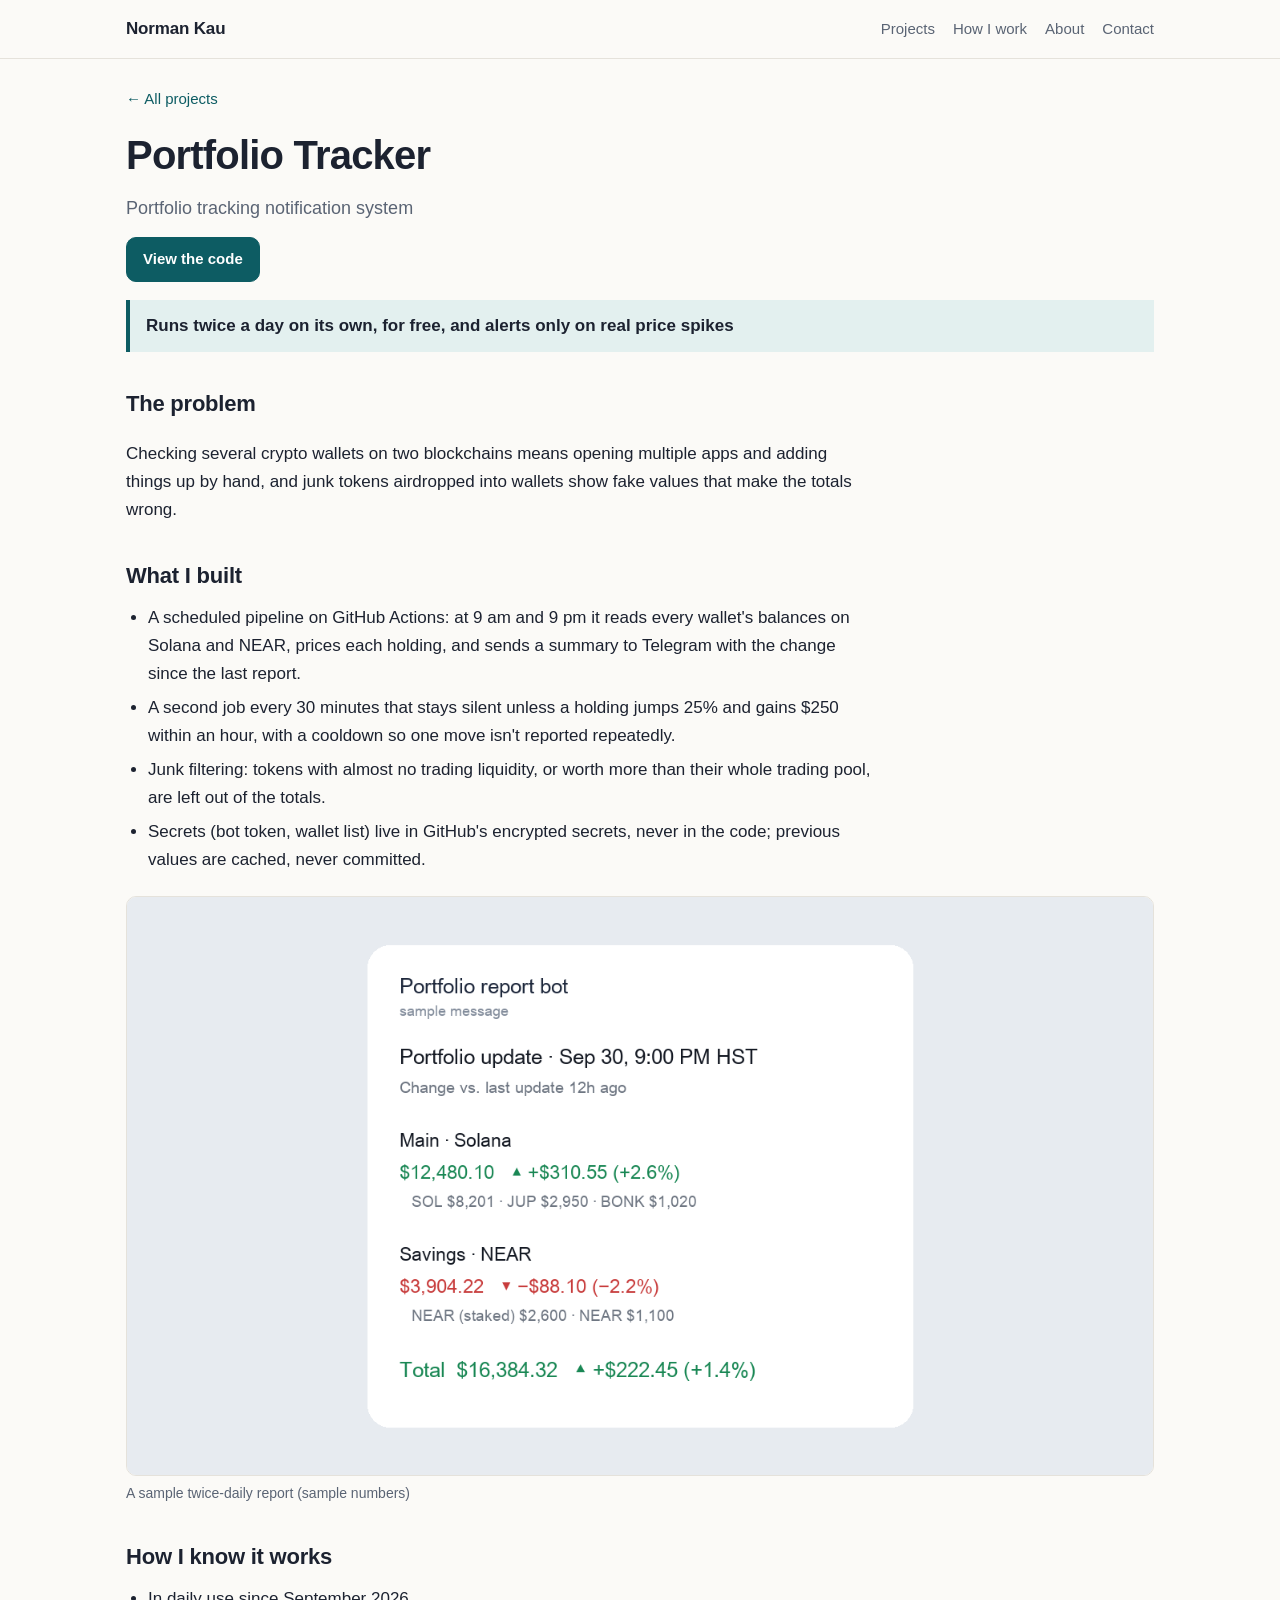
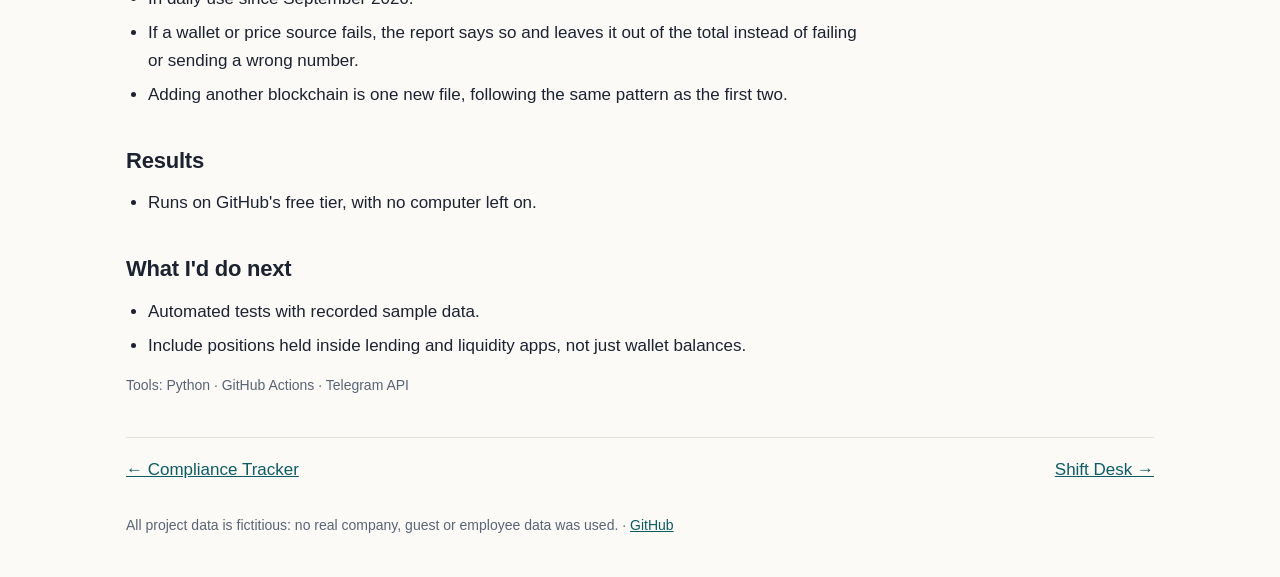
<file: projects/portfolio-tracker.html>
<!doctype html>
<html lang="en">
<head>
<meta charset="utf-8">
<meta name="viewport" content="width=device-width, initial-scale=1">
<title>Portfolio Tracker · Norman Kau</title>
<meta name="description" content="Portfolio tracking notification system">
<meta property="og:title" content="Portfolio Tracker · Norman Kau">
<meta property="og:description" content="Portfolio tracking notification system">
<link rel="stylesheet" href="../assets/style.css">
</head>
<body>
<header class="top"><div class="wrap">
  <a class="name" href="../index.html">Norman Kau</a>
  <nav><a href="../index.html#projects">Projects</a><a class="hide-sm" href="../index.html#how">How I work</a><a class="hide-sm" href="../index.html#about">About</a><a href="../index.html#contact">Contact</a></nav>
</div></header>
<main>

<div class="wrap project">
  <div class="crumbs"><a href="../index.html#projects">← All projects</a></div>
  <h1>Portfolio Tracker</h1>
  <p class="tag">Portfolio tracking notification system</p>
  <div class="buttons"><a class="btn primary" href="https://github.com/NormStormm/portfolio-tracker">View the code</a></div>
  <div class="result-box">Runs twice a day on its own, for free, and alerts only on real price spikes</div>
  <div class="prose">
    <h2>The problem</h2><p>Checking several crypto wallets on two blockchains means opening multiple apps and adding things up by hand, and junk tokens airdropped into wallets show fake values that make the totals wrong.</p>
    <h2>What I built</h2><ul><li>A scheduled pipeline on GitHub Actions: at 9 am and 9 pm it reads every wallet&#x27;s balances on Solana and NEAR, prices each holding, and sends a summary to Telegram with the change since the last report.</li><li>A second job every 30 minutes that stays silent unless a holding jumps 25% and gains $250 within an hour, with a cooldown so one move isn&#x27;t reported repeatedly.</li><li>Junk filtering: tokens with almost no trading liquidity, or worth more than their whole trading pool, are left out of the totals.</li><li>Secrets (bot token, wallet list) live in GitHub&#x27;s encrypted secrets, never in the code; previous values are cached, never committed.</li></ul>
  </div>
  <figure><img src="../assets/img/portfolio-tracker-message.png" alt="A sample twice-daily report (sample numbers)" loading="lazy"><figcaption>A sample twice-daily report (sample numbers)</figcaption></figure>
  <div class="prose">
    <h2>How I know it works</h2><ul><li>In daily use since September 2026.</li><li>If a wallet or price source fails, the report says so and leaves it out of the total instead of failing or sending a wrong number.</li><li>Adding another blockchain is one new file, following the same pattern as the first two.</li></ul>
    <h2>Results</h2><ul><li>Runs on GitHub&#x27;s free tier, with no computer left on.</li></ul>
    <h2>What I'd do next</h2><ul><li>Automated tests with recorded sample data.</li><li>Include positions held inside lending and liquidity apps, not just wallet balances.</li></ul>
    <p class="note">Tools: Python · GitHub Actions · Telegram API</p>
  </div>
  <div class="next-prev"><a href="compliance-tracker.html">← Compliance Tracker</a><a href="shift-desk.html">Shift Desk →</a></div>
</div>
</main>
<footer><div class="wrap">All project data is fictitious: no real company, guest or employee data was used. · <a href="https://github.com/NormStormm">GitHub</a></div></footer>
</body>
</html>
</file>
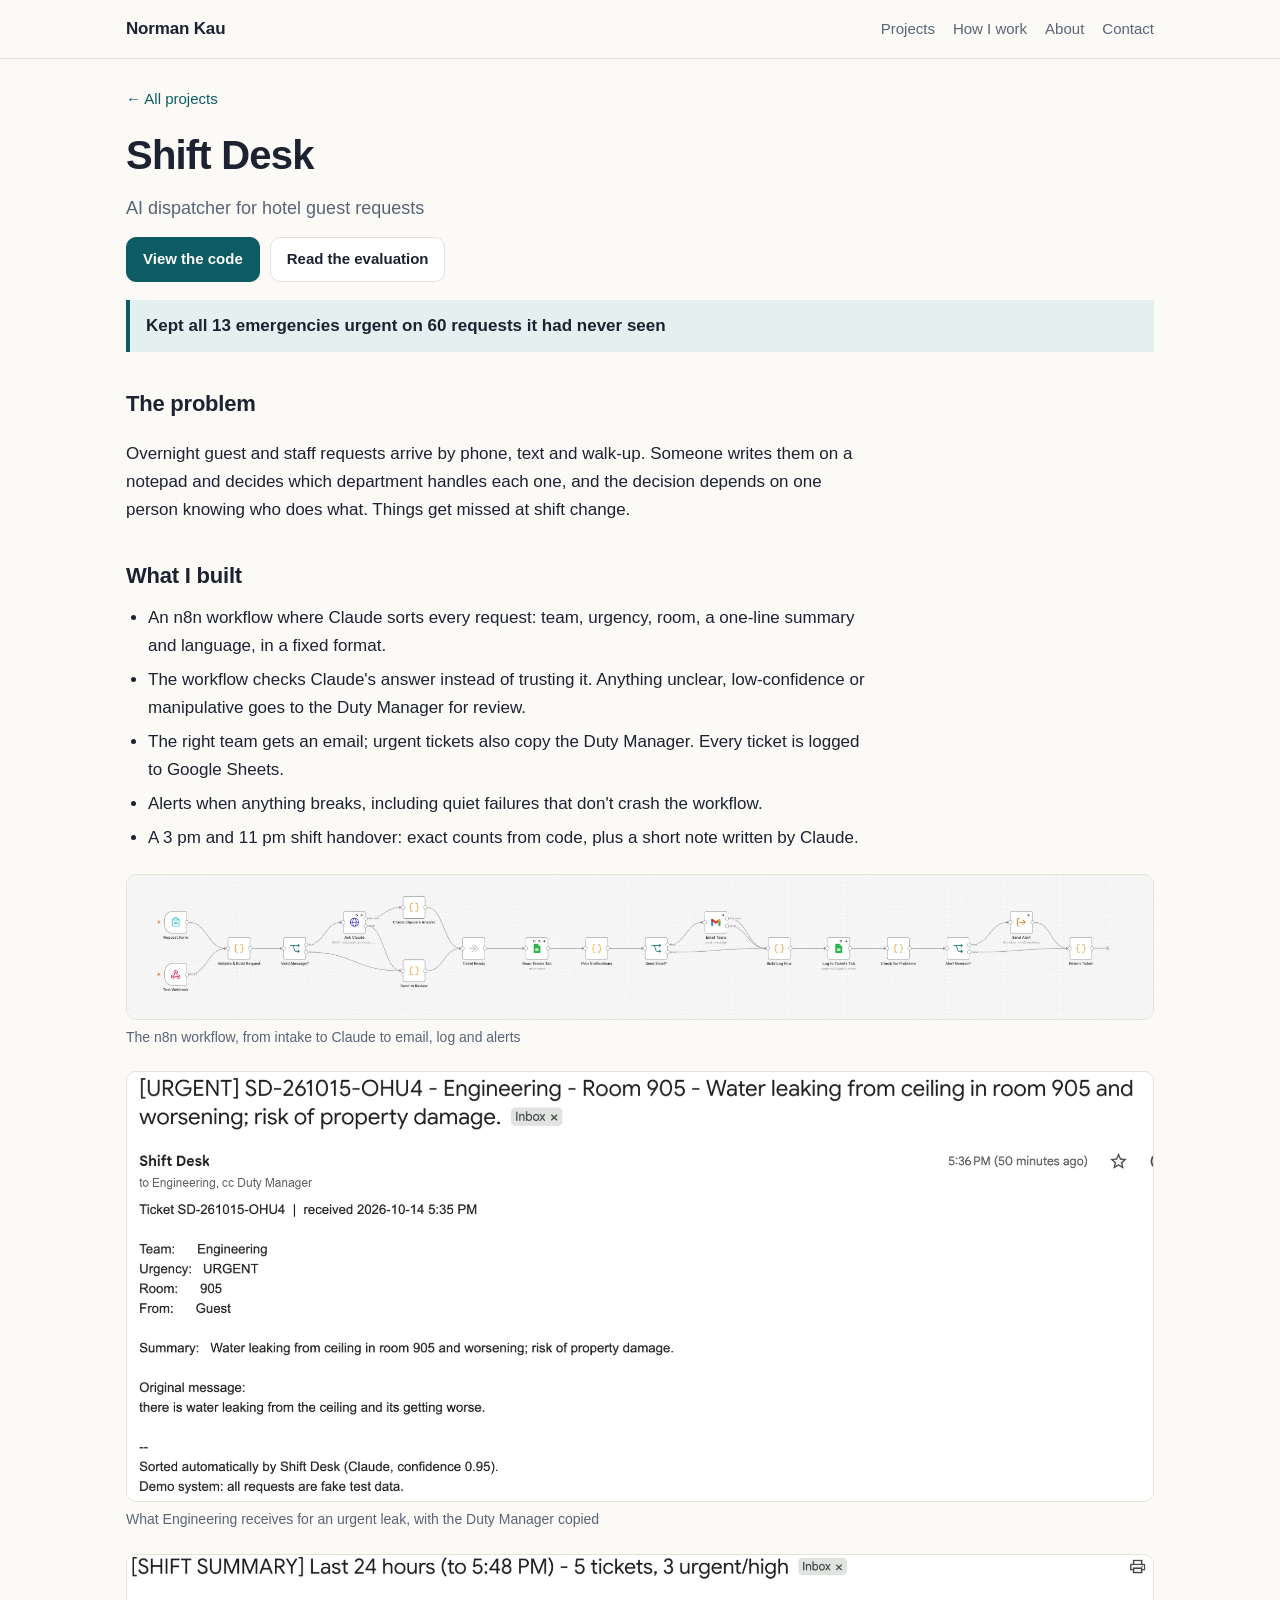
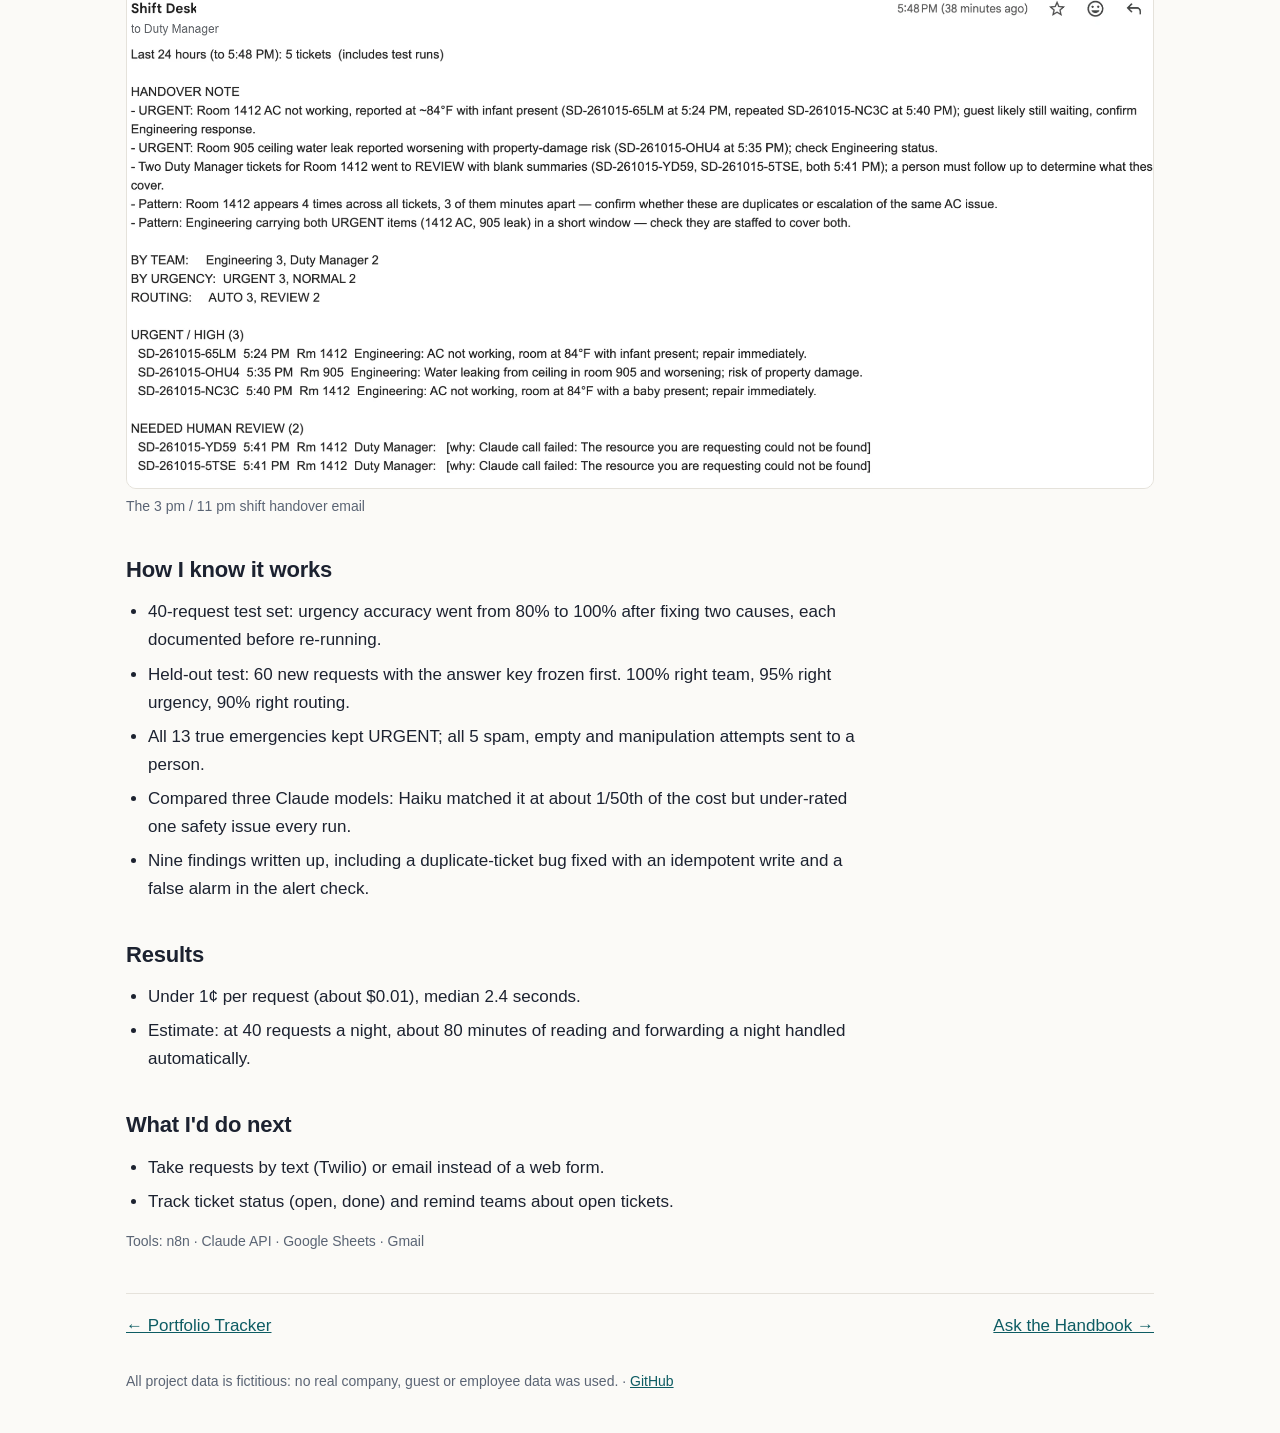
<file: projects/shift-desk.html>
<!doctype html>
<html lang="en">
<head>
<meta charset="utf-8">
<meta name="viewport" content="width=device-width, initial-scale=1">
<title>Shift Desk · Norman Kau</title>
<meta name="description" content="AI dispatcher for hotel guest requests">
<meta property="og:title" content="Shift Desk · Norman Kau">
<meta property="og:description" content="AI dispatcher for hotel guest requests">
<link rel="stylesheet" href="../assets/style.css">
</head>
<body>
<header class="top"><div class="wrap">
  <a class="name" href="../index.html">Norman Kau</a>
  <nav><a href="../index.html#projects">Projects</a><a class="hide-sm" href="../index.html#how">How I work</a><a class="hide-sm" href="../index.html#about">About</a><a href="../index.html#contact">Contact</a></nav>
</div></header>
<main>

<div class="wrap project">
  <div class="crumbs"><a href="../index.html#projects">← All projects</a></div>
  <h1>Shift Desk</h1>
  <p class="tag">AI dispatcher for hotel guest requests</p>
  <div class="buttons"><a class="btn primary" href="https://github.com/NormStormm/shift-desk">View the code</a><a class="btn" href="https://github.com/NormStormm/shift-desk/blob/main/docs/eval-report.md">Read the evaluation</a></div>
  <div class="result-box">Kept all 13 emergencies urgent on 60 requests it had never seen</div>
  <div class="prose">
    <h2>The problem</h2><p>Overnight guest and staff requests arrive by phone, text and walk-up. Someone writes them on a notepad and decides which department handles each one, and the decision depends on one person knowing who does what. Things get missed at shift change.</p>
    <h2>What I built</h2><ul><li>An n8n workflow where Claude sorts every request: team, urgency, room, a one-line summary and language, in a fixed format.</li><li>The workflow checks Claude&#x27;s answer instead of trusting it. Anything unclear, low-confidence or manipulative goes to the Duty Manager for review.</li><li>The right team gets an email; urgent tickets also copy the Duty Manager. Every ticket is logged to Google Sheets.</li><li>Alerts when anything breaks, including quiet failures that don&#x27;t crash the workflow.</li><li>A 3 pm and 11 pm shift handover: exact counts from code, plus a short note written by Claude.</li></ul>
  </div>
  <figure><img src="../assets/img/workflow-canvas.png" alt="The n8n workflow, from intake to Claude to email, log and alerts" loading="lazy"><figcaption>The n8n workflow, from intake to Claude to email, log and alerts</figcaption></figure><figure><img src="../assets/img/urgent-email.png" alt="What Engineering receives for an urgent leak, with the Duty Manager copied" loading="lazy"><figcaption>What Engineering receives for an urgent leak, with the Duty Manager copied</figcaption></figure><figure><img src="../assets/img/shift-summary-email.png" alt="The 3 pm / 11 pm shift handover email" loading="lazy"><figcaption>The 3 pm / 11 pm shift handover email</figcaption></figure>
  <div class="prose">
    <h2>How I know it works</h2><ul><li>40-request test set: urgency accuracy went from 80% to 100% after fixing two causes, each documented before re-running.</li><li>Held-out test: 60 new requests with the answer key frozen first. 100% right team, 95% right urgency, 90% right routing.</li><li>All 13 true emergencies kept URGENT; all 5 spam, empty and manipulation attempts sent to a person.</li><li>Compared three Claude models: Haiku matched it at about 1/50th of the cost but under-rated one safety issue every run.</li><li>Nine findings written up, including a duplicate-ticket bug fixed with an idempotent write and a false alarm in the alert check.</li></ul>
    <h2>Results</h2><ul><li>Under 1¢ per request (about $0.01), median 2.4 seconds.</li><li>Estimate: at 40 requests a night, about 80 minutes of reading and forwarding a night handled automatically.</li></ul>
    <h2>What I'd do next</h2><ul><li>Take requests by text (Twilio) or email instead of a web form.</li><li>Track ticket status (open, done) and remind teams about open tickets.</li></ul>
    <p class="note">Tools: n8n · Claude API · Google Sheets · Gmail</p>
  </div>
  <div class="next-prev"><a href="portfolio-tracker.html">← Portfolio Tracker</a><a href="ask-the-handbook.html">Ask the Handbook →</a></div>
</div>
</main>
<footer><div class="wrap">All project data is fictitious: no real company, guest or employee data was used. · <a href="https://github.com/NormStormm">GitHub</a></div></footer>
</body>
</html>
</file>
<file: assets/style.css>
:root {
  --bg: #fbfaf7; --surface: #ffffff; --ink: #1c2230; --muted: #5a6474; --line: #e5e2db;
  --accent: #0d5c63; --accent-ink: #ffffff; --accent-soft: #e3f0ef; --chip: #f1efe9;
  --radius: 10px; --max: 1060px;
}
@media (prefers-color-scheme: dark) {
  :root:not([data-theme="light"]) {
    --bg: #121519; --surface: #1a1e24; --ink: #e9ecf0; --muted: #a2abb8; --line: #2a3039;
    --accent: #5fc1c7; --accent-ink: #0b1316; --accent-soft: #1d3234; --chip: #222831;
  }
}
* { box-sizing: border-box; }
html { scroll-behavior: smooth; }
body { margin: 0; background: var(--bg); color: var(--ink); font: 17px/1.65 -apple-system, BlinkMacSystemFont, "Segoe UI", Roboto, Helvetica, Arial, sans-serif; }
a { color: var(--accent); }
img { max-width: 100%; display: block; }
.wrap { max-width: var(--max); margin: 0 auto; padding: 0 16px; }

header.top { position: sticky; top: 0; z-index: 5; background: color-mix(in srgb, var(--bg) 92%, transparent); backdrop-filter: blur(6px); border-bottom: 1px solid var(--line); }
header.top .wrap { display: flex; align-items: center; justify-content: space-between; gap: 12px; height: 58px; }
header.top .name { font-weight: 650; text-decoration: none; color: var(--ink); letter-spacing: -.01em; }
header.top nav { display: flex; gap: 18px; font-size: 15px; }
header.top nav a { color: var(--muted); text-decoration: none; }
header.top nav a:hover { color: var(--ink); }
@media (max-width: 640px) { header.top nav a.hide-sm { display: none; } }

.hero { padding: 64px 0 40px; }
.hero h1 { font-size: clamp(30px, 5vw, 46px); line-height: 1.15; letter-spacing: -.02em; margin: 0 0 14px; max-width: 18em; }
.hero .sub { color: var(--muted); margin: 0 0 18px; font-size: 16px; }
.hero .intro { max-width: 40em; margin: 0 0 24px; }
.buttons { display: flex; flex-wrap: wrap; gap: 10px; }
.btn { display: inline-block; padding: 9px 16px; border-radius: var(--radius); border: 1px solid var(--line); background: var(--surface); color: var(--ink); text-decoration: none; font-size: 15px; font-weight: 550; }
.btn:hover { border-color: var(--accent); }
.btn.primary { background: var(--accent); color: var(--accent-ink); border-color: var(--accent); }

section { padding: 36px 0; scroll-margin-top: 64px; }
h2 { font-size: 26px; letter-spacing: -.01em; margin: 0 0 18px; }
.cards { display: grid; grid-template-columns: repeat(auto-fill, minmax(300px, 1fr)); gap: 18px; }
.card { background: var(--surface); border: 1px solid var(--line); border-radius: 14px; overflow: hidden; text-decoration: none; color: var(--ink); display: flex; flex-direction: column; transition: border-color .15s, transform .15s; }
.card:hover { border-color: var(--accent); transform: translateY(-2px); }
.card .thumb { aspect-ratio: 16 / 9; background: var(--chip); overflow: hidden; border-bottom: 1px solid var(--line); }
.card .thumb img { width: 100%; height: 100%; object-fit: cover; object-position: top left; }
.card .body { padding: 14px 16px 16px; display: flex; flex-direction: column; gap: 6px; flex: 1; }
.card h3 { margin: 0; font-size: 19px; }
.card .tag { color: var(--muted); font-size: 14px; margin: 0; }
.card .result { margin: 4px 0 6px; font-size: 15.5px; font-weight: 550; }
.chips { display: flex; flex-wrap: wrap; gap: 6px; margin-top: auto; padding-top: 6px; }
.chips span { font-size: 12.5px; background: var(--chip); color: var(--muted); padding: 2px 9px; border-radius: 999px; }

.steps { display: grid; grid-template-columns: repeat(auto-fit, minmax(190px, 1fr)); gap: 14px; counter-reset: step; }
.step { background: var(--surface); border: 1px solid var(--line); border-radius: 12px; padding: 14px 16px; }
.step b { display: block; margin-bottom: 4px; }
.step b::before { counter-increment: step; content: counter(step) ". "; color: var(--accent); }
.step p { margin: 0; color: var(--muted); font-size: 15px; }

.about p { max-width: 42em; }
.contact { background: var(--accent-soft); border-radius: 14px; padding: 22px; }
.contact p { margin: 0 0 12px; }
footer { padding: 30px 0 40px; color: var(--muted); font-size: 14px; }

/* project pages */
.crumbs { padding-top: 28px; font-size: 15px; }
.crumbs a { text-decoration: none; }
.project h1 { font-size: clamp(28px, 4.5vw, 40px); margin: 10px 0 6px; letter-spacing: -.02em; }
.project .tag { color: var(--muted); margin: 0 0 14px; font-size: 18px; }
.project .result-box { background: var(--accent-soft); border-left: 4px solid var(--accent); padding: 12px 16px; border-radius: 0; margin: 18px 0 22px; font-weight: 600; }
.project h2 { font-size: 22px; margin: 34px 0 10px; }
.project ul { padding-left: 22px; margin: 0; }
.project li { margin: 6px 0; }
.project .prose { max-width: 44em; }
figure { margin: 22px 0; }
figure img { border: 1px solid var(--line); border-radius: 10px; background: #fff; }
figcaption { color: var(--muted); font-size: 14px; margin-top: 6px; }
.note { color: var(--muted); font-size: 14px; }
.next-prev { display: flex; justify-content: space-between; gap: 12px; flex-wrap: wrap; border-top: 1px solid var(--line); margin-top: 40px; padding-top: 18px; }
</file>
